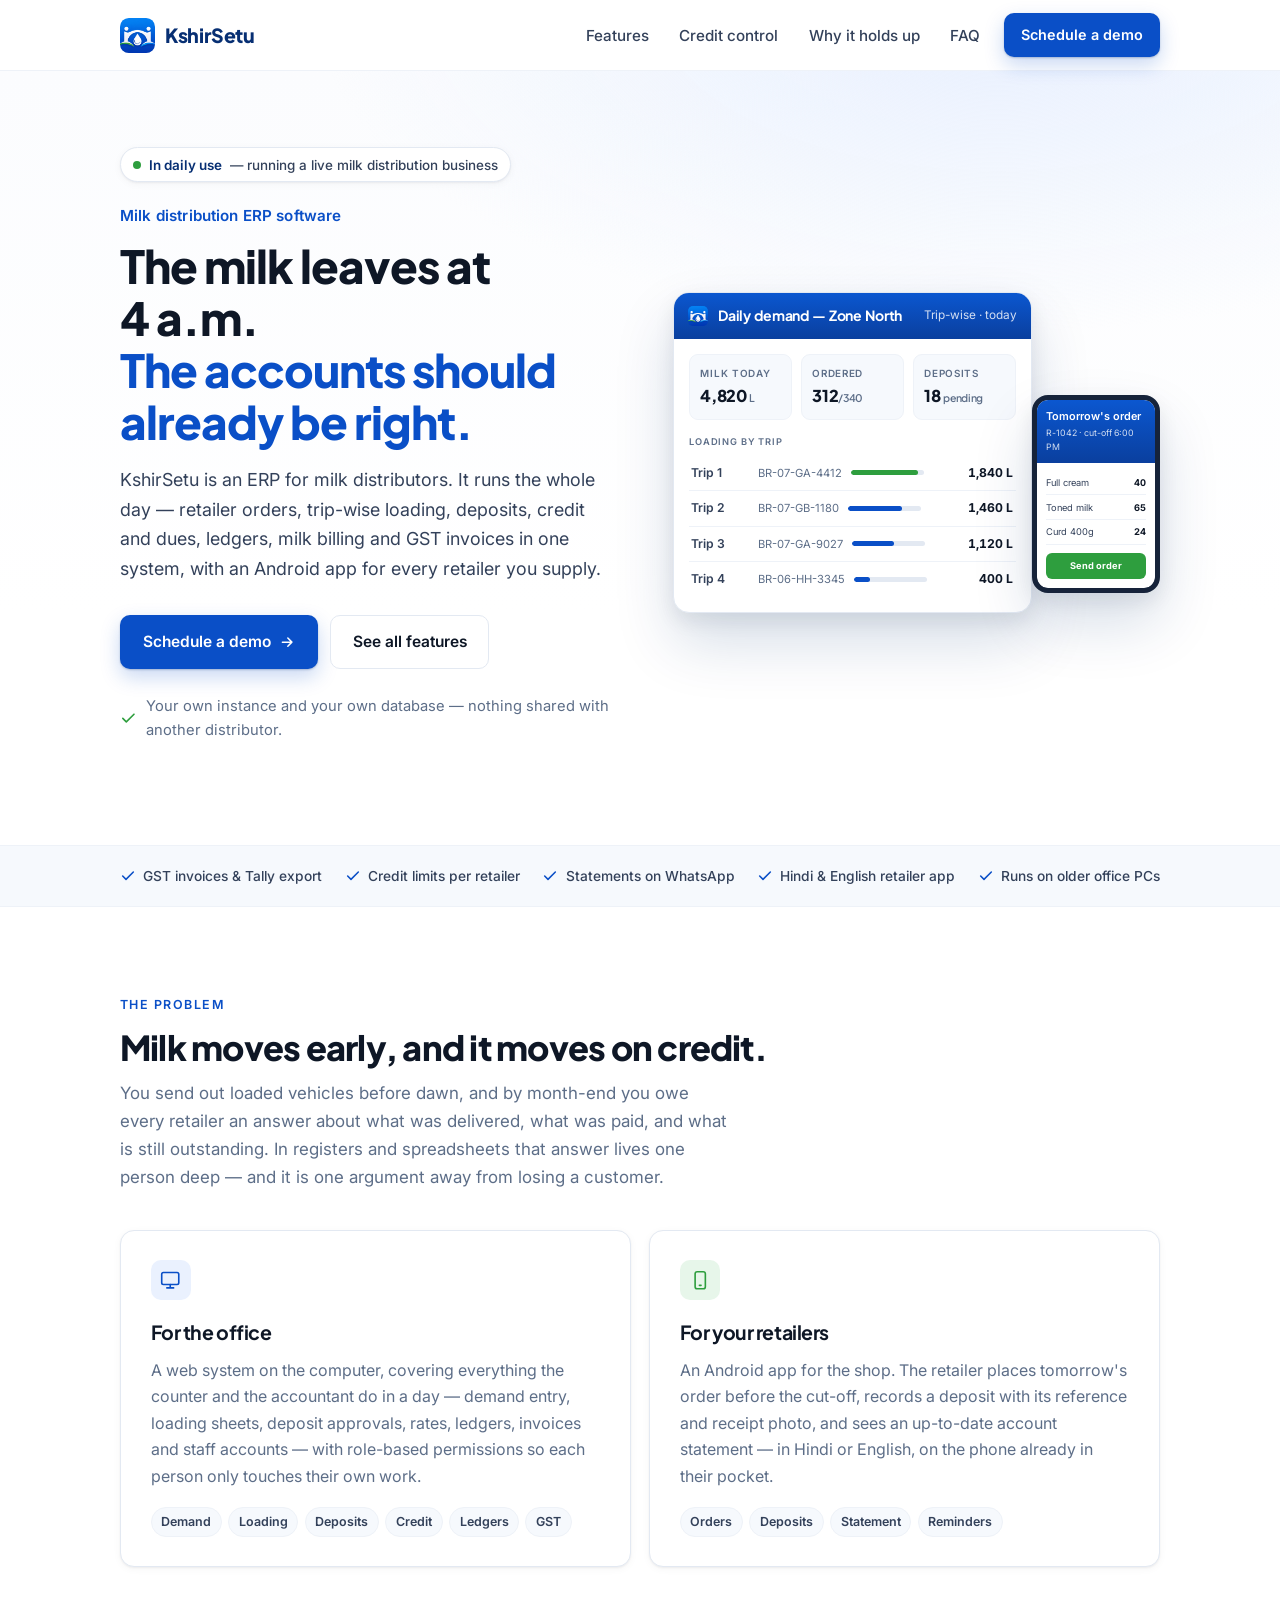
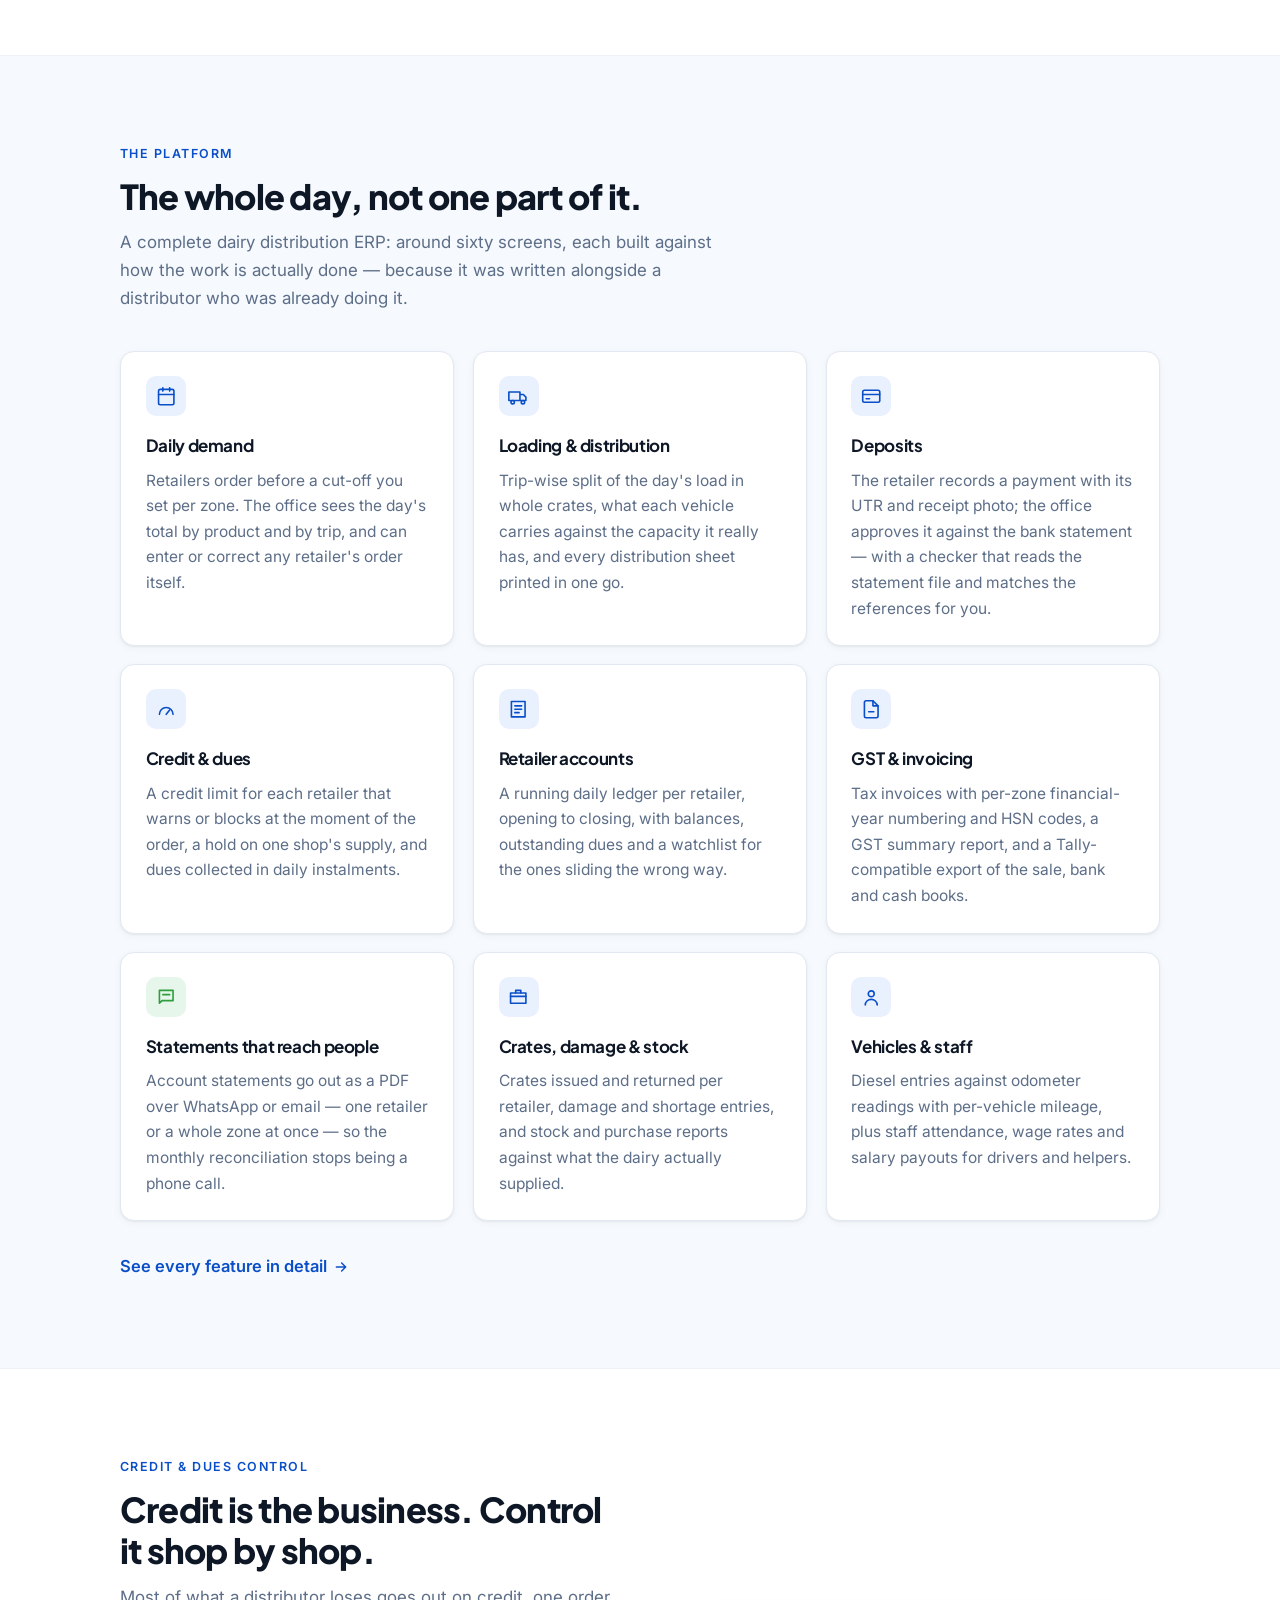
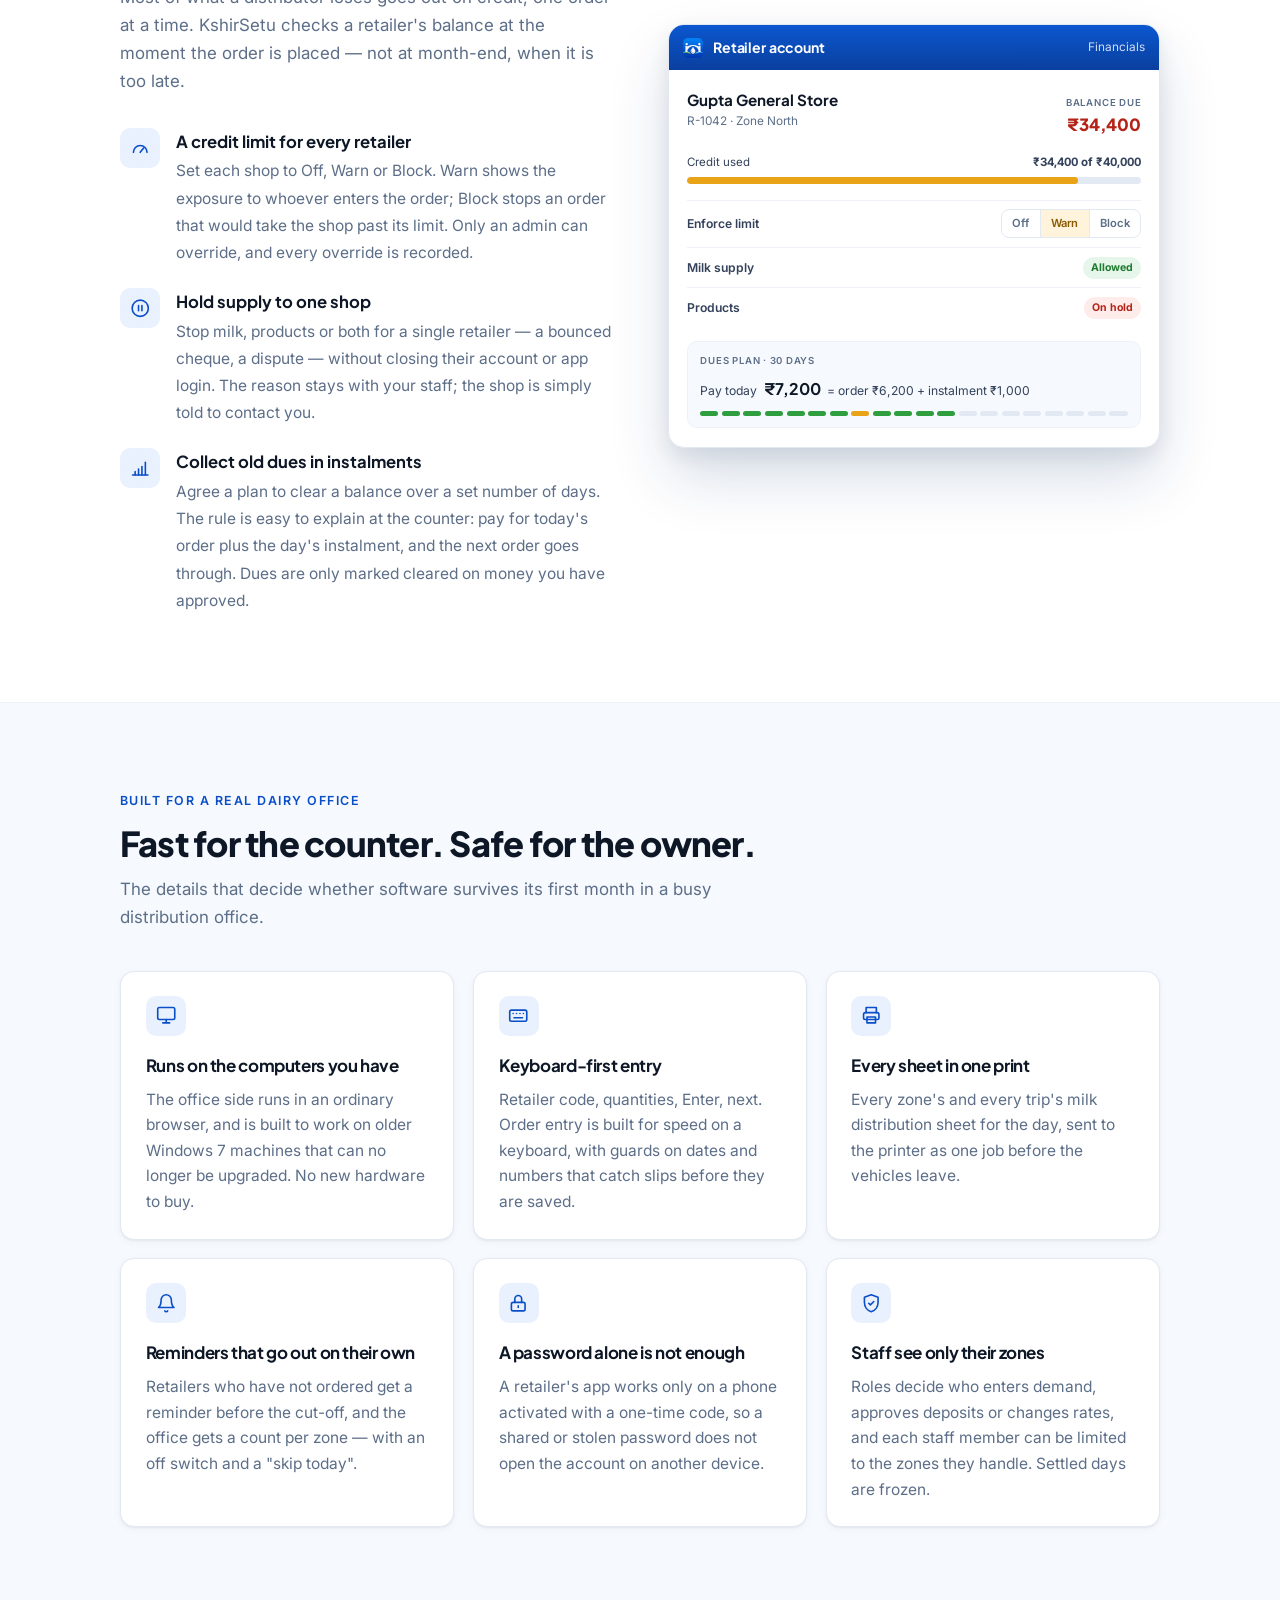
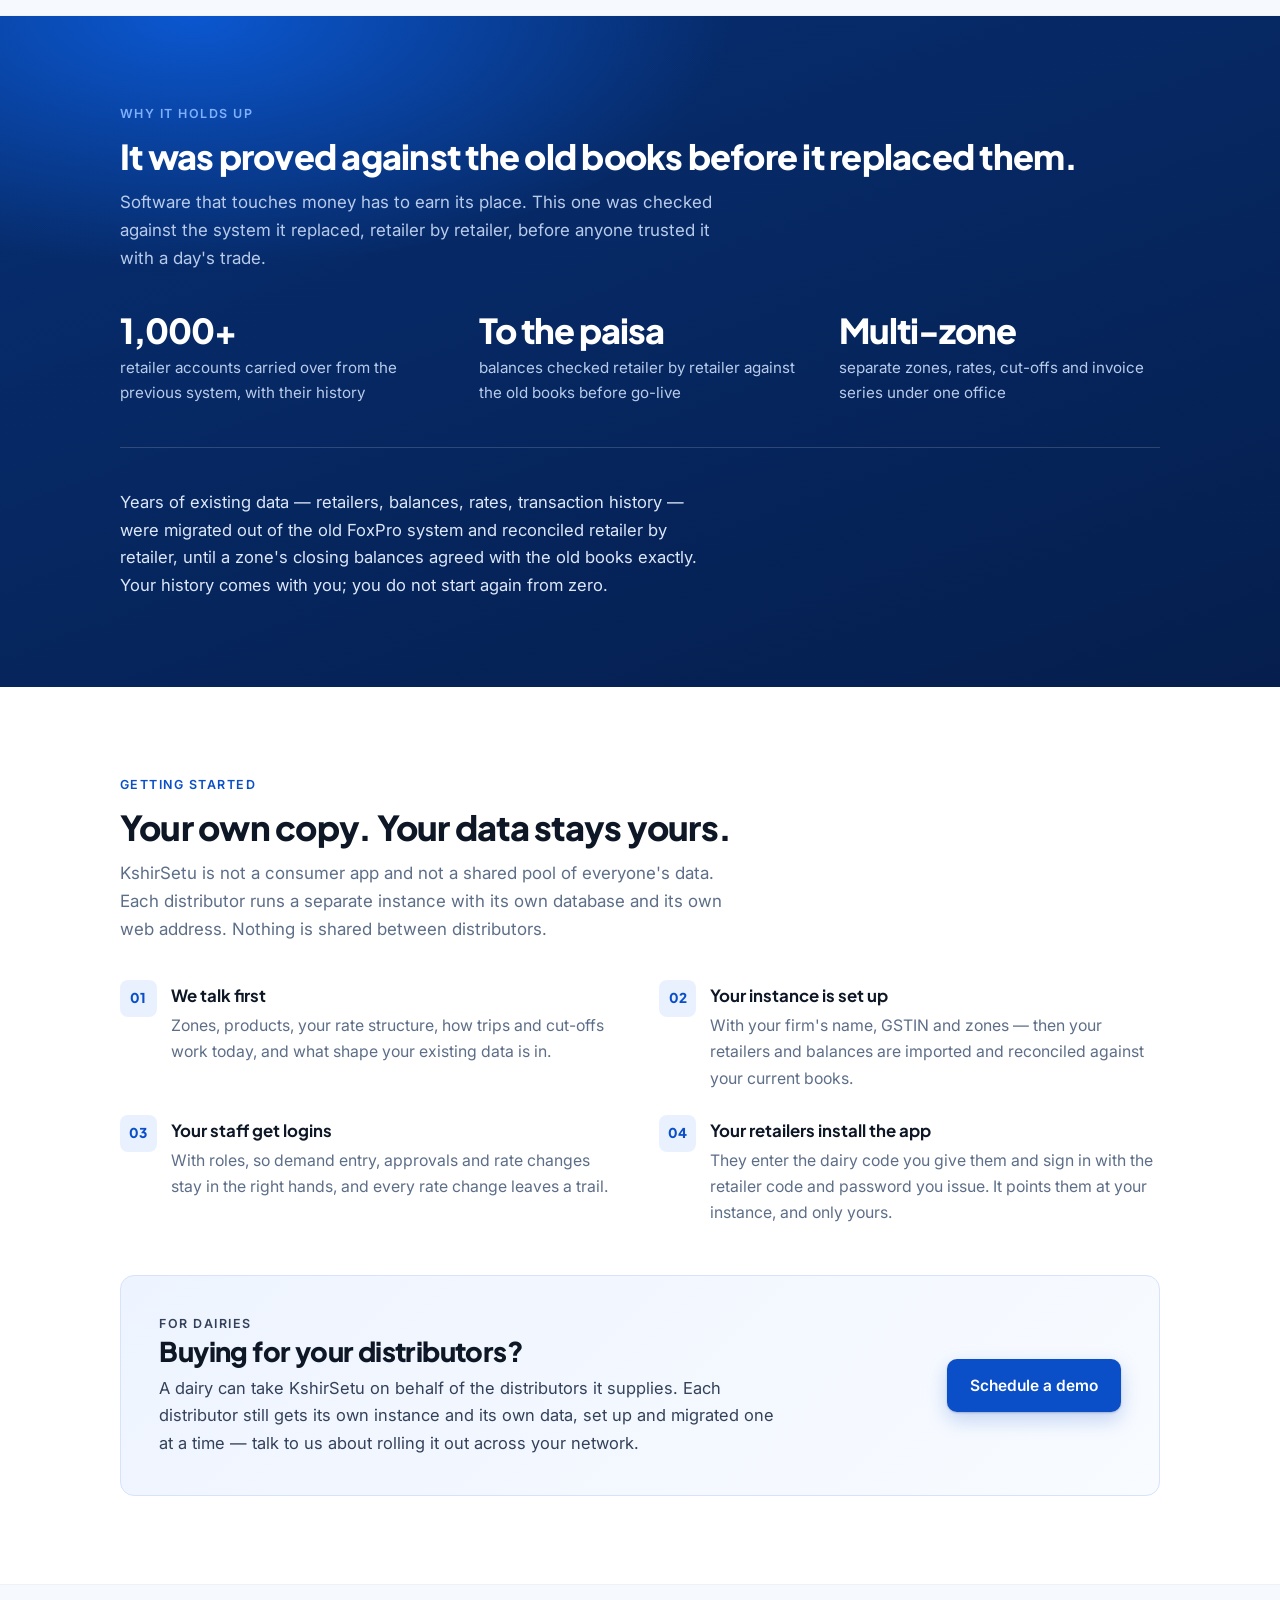
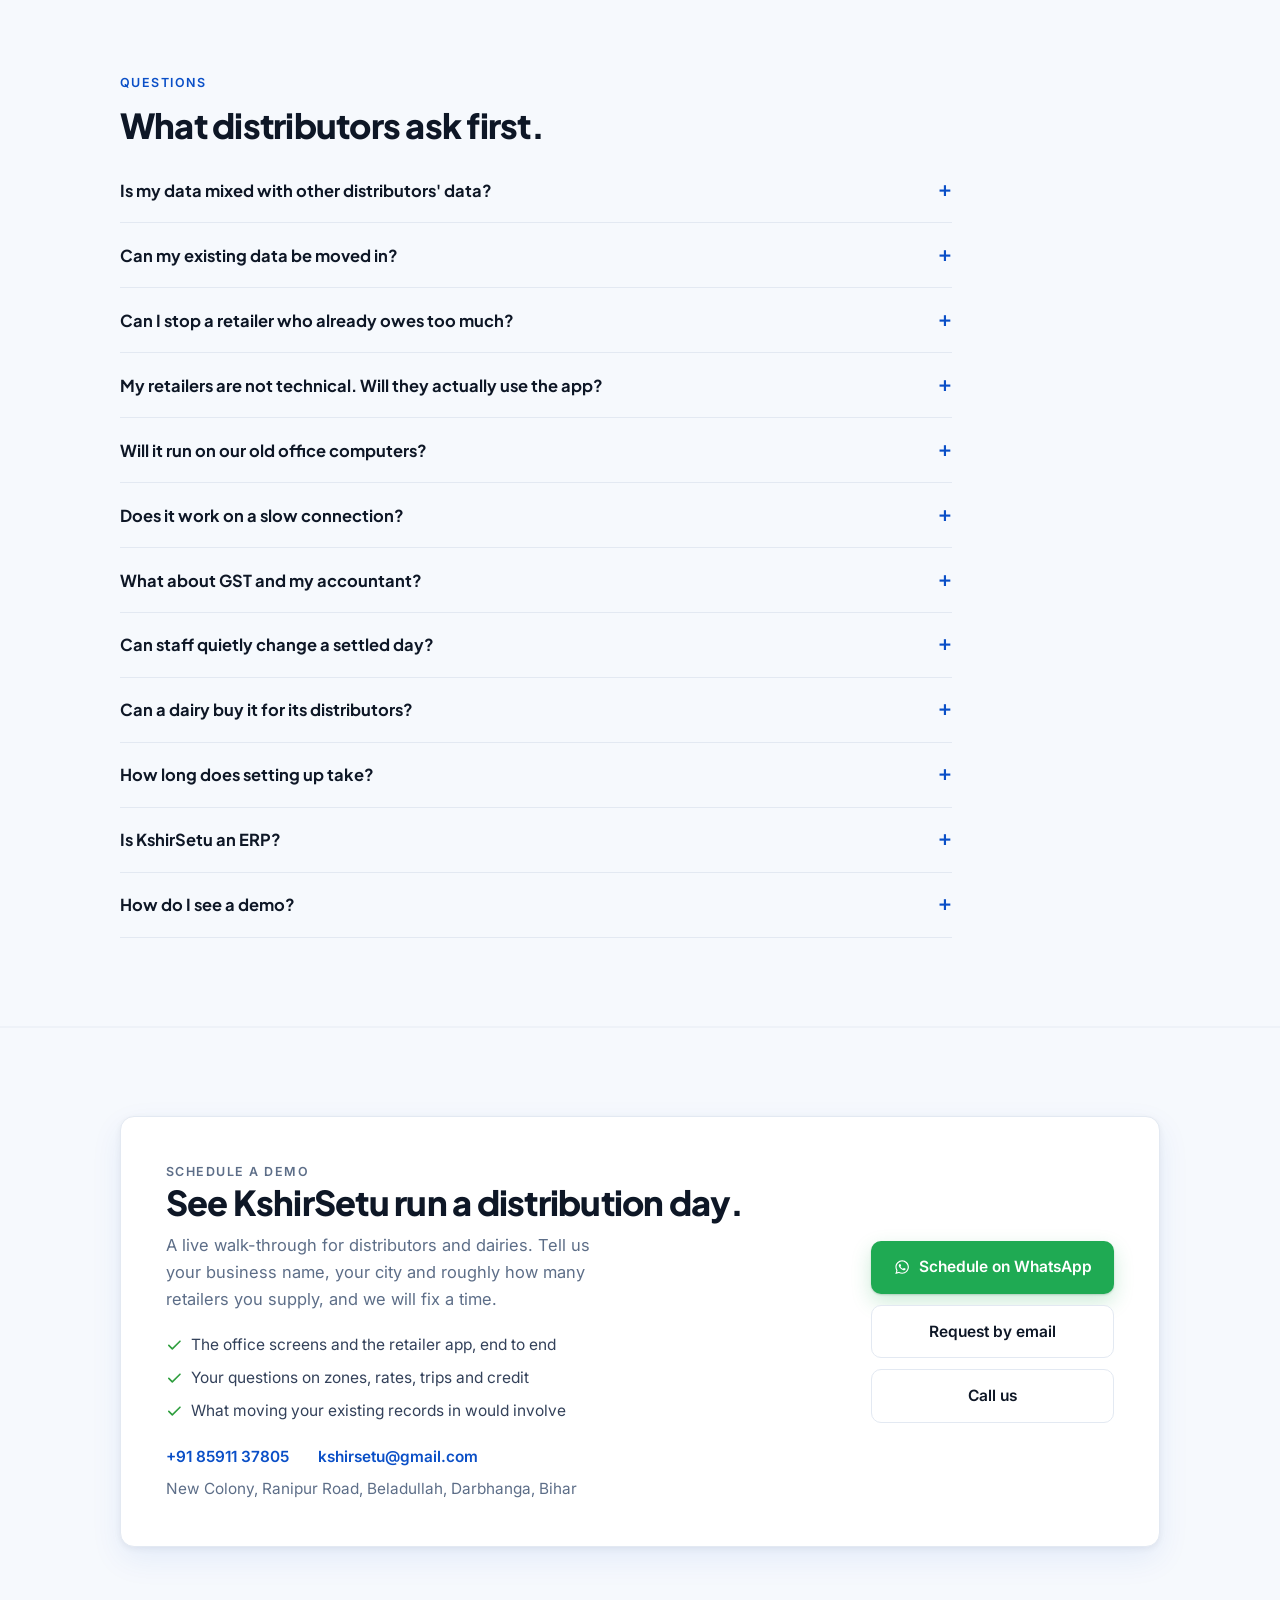
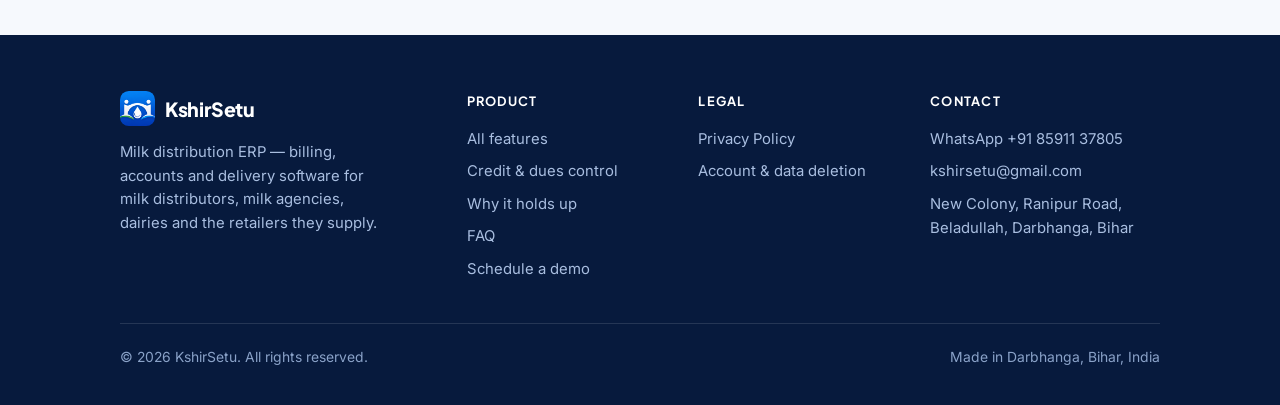
<file: index.html>
<!doctype html>
<html lang="en-IN">
<head>
<meta charset="utf-8">
<meta name="viewport" content="width=device-width, initial-scale=1">
<title>KshirSetu — Milk Distribution ERP for Distributors &amp; Dairies</title>
<meta name="description" content="KshirSetu is a milk distribution ERP for distributors, milk agencies and dairies in India: retailer orders, trip-wise loading, deposits, credit limits, retailer ledgers, milk billing and GST invoices, with an Android app for retailers.">
<meta name="keywords" content="milk distribution ERP, dairy ERP, dairy distribution ERP, milk ERP software, milk distributor software, milk agency software, dairy distributor management software, milk billing software, dairy billing software, dairy accounting software, retailer ledger software, milk delivery trip management, GST billing for milk distributors">
<link rel="canonical" href="https://www.kshirsetu.in/">
<meta name="robots" content="index, follow">
<meta property="og:site_name" content="KshirSetu">
<meta property="og:locale" content="en_IN">
<meta property="og:title" content="KshirSetu — Milk Distribution ERP Software">
<meta property="og:description" content="Orders, trip-wise loading, deposits, credit control, retailer ledgers and GST invoices — with an Android app for the retailers you supply.">
<meta property="og:type" content="website">
<meta property="og:url" content="https://www.kshirsetu.in/">
<meta property="og:image" content="https://www.kshirsetu.in/assets/og.png">
<meta property="og:image:width" content="1200">
<meta property="og:image:height" content="630">
<meta property="og:image:alt" content="KshirSetu — milk distribution ERP software">
<meta name="twitter:card" content="summary_large_image">
<meta name="theme-color" content="#0A4FC7">
<link rel="icon" href="./assets/favicon-32.png" sizes="32x32">
<link rel="icon" href="./assets/icon-192.png" sizes="192x192">
<link rel="apple-touch-icon" href="./assets/apple-touch-icon.png">
<link rel="preconnect" href="https://fonts.googleapis.com">
<link rel="preconnect" href="https://fonts.gstatic.com" crossorigin>
<script>document.documentElement.className+=" js";</script>
<link href="https://fonts.googleapis.com/css2?family=Plus+Jakarta+Sans:wght@600;700;800&family=Inter:wght@400;500;600&display=swap" rel="stylesheet">
<link rel="stylesheet" href="./assets/site.css?v=2">
<script type="application/ld+json">
{
  "@context": "https://schema.org",
  "@graph": [
    {
      "@type": "Organization",
      "@id": "https://www.kshirsetu.in/#org",
      "name": "KshirSetu",
      "url": "https://www.kshirsetu.in/",
      "logo": "https://www.kshirsetu.in/assets/logo.png",
      "email": "kshirsetu@gmail.com",
      "telephone": "+91-85911-37805",
      "address": {
        "@type": "PostalAddress",
        "streetAddress": "New Colony, Ranipur Road, Beladullah",
        "addressLocality": "Darbhanga",
        "addressRegion": "Bihar",
        "addressCountry": "IN"
      },
      "contactPoint": {
        "@type": "ContactPoint",
        "contactType": "sales",
        "telephone": "+91-85911-37805",
        "email": "kshirsetu@gmail.com",
        "areaServed": "IN",
        "availableLanguage": ["English", "Hindi"]
      }
    },
    {
      "@type": "WebSite",
      "@id": "https://www.kshirsetu.in/#website",
      "url": "https://www.kshirsetu.in/",
      "name": "KshirSetu",
      "publisher": { "@id": "https://www.kshirsetu.in/#org" },
      "inLanguage": "en-IN"
    },
    {
      "@type": "SoftwareApplication",
      "@id": "https://www.kshirsetu.in/#software",
      "name": "KshirSetu",
      "url": "https://www.kshirsetu.in/",
      "applicationCategory": "BusinessApplication",
      "applicationSubCategory": "Milk distribution ERP",
      "operatingSystem": "Web browser, Android",
      "keywords": "milk distribution ERP, dairy ERP, dairy distribution ERP, milk ERP software, milk distributor software, milk agency software, dairy distributor management software, milk billing software, dairy billing software, dairy accounting software, retailer ledger software, milk delivery trip management, GST billing for milk distributors",
      "description": "Milk distribution ERP for milk distributors, milk agencies and dairies: retailer orders, trip-wise loading, deposits, credit limits and dues collection, retailer ledgers, GST invoices and a retailer Android app.",
      "featureList": [
        "Retailer milk and product orders with per-zone cut-offs",
        "Trip-wise loading by whole crates with vehicle capacity warnings",
        "Deposits with UTR and receipt photo, checked against bank statements",
        "Per-retailer credit limits, supply holds and dues collection plans",
        "Daily retailer ledgers and statements on WhatsApp and email",
        "GST tax invoices and Tally-compatible export",
        "Android app for retailers in Hindi and English"
      ],
      "publisher": { "@id": "https://www.kshirsetu.in/#org" }
    },
    {
      "@type": "FAQPage",
      "@id": "https://www.kshirsetu.in/#faq",
      "mainEntity": [
        {
          "@type": "Question",
          "name": "Is my data mixed with other distributors' data?",
          "acceptedAnswer": {
            "@type": "Answer",
            "text": "No. Each distributor gets a separate instance — its own database, its own web address, its own logins. Your retailers, rates and balances are not visible to anyone else, and there is no shared pool to opt out of."
          }
        },
        {
          "@type": "Question",
          "name": "Can my existing data be moved in?",
          "acceptedAnswer": {
            "@type": "Answer",
            "text": "Yes, and it should be. Retailers, opening balances, rates and transaction history have already been migrated out of an old FoxPro system and reconciled against the old books before go-live. Registers and spreadsheets can be brought in the same way. The migration is checked with you before anything goes live."
          }
        },
        {
          "@type": "Question",
          "name": "Can I stop a retailer who already owes too much?",
          "acceptedAnswer": {
            "@type": "Answer",
            "text": "Yes. Each retailer can have a credit limit set to warn or to block, so an order that would push the shop past its limit is flagged or refused when it is entered. You can also put one shop's milk or product supply on hold, or agree a plan to collect old dues in daily instalments."
          }
        },
        {
          "@type": "Question",
          "name": "My retailers are not technical. Will they actually use the app?",
          "acceptedAnswer": {
            "@type": "Answer",
            "text": "The app does four things — place an order, record a deposit, see the account statement, read messages from you — in Hindi or English. And nothing depends on the retailer using it: the office can enter or correct any retailer's order, so a shop with no smartphone works exactly as before."
          }
        },
        {
          "@type": "Question",
          "name": "Will it run on our old office computers?",
          "acceptedAnswer": {
            "@type": "Answer",
            "text": "Yes. The office side runs in a web browser, and it is built to work on older Windows 7 computers whose browser can no longer be updated. There is nothing to install."
          }
        },
        {
          "@type": "Question",
          "name": "Does it work on a slow connection?",
          "acceptedAnswer": {
            "@type": "Answer",
            "text": "It needs an internet connection, but the screens are deliberately light and the app is built for ordinary mobile data at the shop. The office side runs in a normal browser on the computer you already have."
          }
        },
        {
          "@type": "Question",
          "name": "What about GST and my accountant?",
          "acceptedAnswer": {
            "@type": "Answer",
            "text": "The system issues tax invoices with per-zone financial-year numbering and HSN codes, and produces a GST summary. Sale, bank and cash books export in a Tally-compatible format, so your accountant carries on filing the way they do today."
          }
        },
        {
          "@type": "Question",
          "name": "Can staff quietly change a settled day?",
          "acceptedAnswer": {
            "@type": "Answer",
            "text": "No. A day can be closed and frozen, after which it cannot be edited; rate changes and approvals are recorded with who did them and when; and permissions are per role, so demand entry, deposit approval and rate changes can sit with different people."
          }
        },
        {
          "@type": "Question",
          "name": "Can a dairy buy it for its distributors?",
          "acceptedAnswer": {
            "@type": "Answer",
            "text": "Yes. A dairy can take KshirSetu on behalf of the distributors it supplies. Each distributor still runs its own instance with its own data, so one distributor never sees another's retailers or balances."
          }
        },
        {
          "@type": "Question",
          "name": "How long does setting up take?",
          "acceptedAnswer": {
            "@type": "Answer",
            "text": "A new instance can be running in about an hour. The real work is your data — importing retailers and balances and agreeing that they match your books — and that depends on the state of the records you are coming from."
          }
        },
        {
          "@type": "Question",
          "name": "Is KshirSetu an ERP?",
          "acceptedAnswer": {
            "@type": "Answer",
            "text": "Yes — an ERP built for milk and dairy distribution. Instead of separate milk billing software, a ledger register and a spreadsheet for trips, one system holds retailer orders, loading and vehicles, purchases, stock and crates, deposits, retailer accounts, GST invoices, fuel and staff salary. It is made for the distributor's side of the dairy business, not for milk collection from farmers."
          }
        },
        {
          "@type": "Question",
          "name": "How do I see a demo?",
          "acceptedAnswer": {
            "@type": "Answer",
            "text": "Message us on WhatsApp or email with your business name, your city and roughly how many retailers you supply, and we will fix a time to walk you through the office screens and the retailer app."
          }
        }
      ]
    }
  ]
}
</script>
</head>
<body>
<svg xmlns="http://www.w3.org/2000/svg" style="display:none" aria-hidden="true">
  <symbol id="i-check" viewBox="0 0 24 24" fill="none" stroke="currentColor" stroke-width="2.3" stroke-linecap="round" stroke-linejoin="round"><path d="M20 6 9 17l-5-5"/></symbol>
  <symbol id="i-arrow" viewBox="0 0 24 24" fill="none" stroke="currentColor" stroke-width="2.2" stroke-linecap="round" stroke-linejoin="round"><path d="M5 12h14M13 6l6 6-6 6"/></symbol>
  <symbol id="i-cal" viewBox="0 0 24 24" fill="none" stroke="currentColor" stroke-width="1.9" stroke-linecap="round" stroke-linejoin="round"><rect x="3" y="4" width="18" height="18" rx="2"/><path d="M16 2v4M8 2v4M3 10h18"/></symbol>
  <symbol id="i-truck" viewBox="0 0 24 24" fill="none" stroke="currentColor" stroke-width="1.9" stroke-linecap="round" stroke-linejoin="round"><path d="M1 7h13v10H1zM14 10h4l3 3v4h-7z"/><circle cx="5.5" cy="19" r="2"/><circle cx="17.5" cy="19" r="2"/></symbol>
  <symbol id="i-card" viewBox="0 0 24 24" fill="none" stroke="currentColor" stroke-width="1.9" stroke-linecap="round" stroke-linejoin="round"><rect x="2" y="5" width="20" height="14" rx="2"/><path d="M2 10h20M6 15h4"/></symbol>
  <symbol id="i-ledger" viewBox="0 0 24 24" fill="none" stroke="currentColor" stroke-width="1.9" stroke-linecap="round" stroke-linejoin="round"><path d="M4 3h16v18H4z"/><path d="M8 8h8M8 12h8M8 16h5"/></symbol>
  <symbol id="i-doc" viewBox="0 0 24 24" fill="none" stroke="currentColor" stroke-width="1.9" stroke-linecap="round" stroke-linejoin="round"><path d="M14 2H6a2 2 0 0 0-2 2v16a2 2 0 0 0 2 2h12a2 2 0 0 0 2-2V8z"/><path d="M14 2v6h6M9 15h6"/></symbol>
  <symbol id="i-chat" viewBox="0 0 24 24" fill="none" stroke="currentColor" stroke-width="1.9" stroke-linecap="round" stroke-linejoin="round"><path d="M4 4h16v12H7l-3 3z"/><path d="M8 9h8"/></symbol>
  <symbol id="i-box" viewBox="0 0 24 24" fill="none" stroke="currentColor" stroke-width="1.9" stroke-linecap="round" stroke-linejoin="round"><path d="M3 7h18v12H3z"/><path d="M3 11h18M9 7V4h6v3"/></symbol>
  <symbol id="i-user" viewBox="0 0 24 24" fill="none" stroke="currentColor" stroke-width="1.9" stroke-linecap="round" stroke-linejoin="round"><circle cx="12" cy="8" r="3.5"/><path d="M5 21c0-3.6 3.1-6.5 7-6.5s7 2.9 7 6.5"/></symbol>
  <symbol id="i-shield" viewBox="0 0 24 24" fill="none" stroke="currentColor" stroke-width="1.9" stroke-linecap="round" stroke-linejoin="round"><path d="M12 2 4 5v6c0 5 3.4 9.4 8 11 4.6-1.6 8-6 8-11V5z"/><path d="m9 12 2 2 4-4"/></symbol>
  <symbol id="i-monitor" viewBox="0 0 24 24" fill="none" stroke="currentColor" stroke-width="1.9" stroke-linecap="round" stroke-linejoin="round"><rect x="2" y="3" width="20" height="14" rx="2"/><path d="M8 21h8M12 17v4"/></symbol>
  <symbol id="i-phone" viewBox="0 0 24 24" fill="none" stroke="currentColor" stroke-width="1.9" stroke-linecap="round" stroke-linejoin="round"><rect x="6" y="2" width="12" height="20" rx="2.5"/><path d="M11 18h2"/></symbol>
  <symbol id="i-gauge" viewBox="0 0 24 24" fill="none" stroke="currentColor" stroke-width="1.9" stroke-linecap="round" stroke-linejoin="round"><path d="M4 18a8 8 0 1 1 16 0"/><path d="m12 18 4-5"/></symbol>
  <symbol id="i-pause" viewBox="0 0 24 24" fill="none" stroke="currentColor" stroke-width="1.9" stroke-linecap="round" stroke-linejoin="round"><circle cx="12" cy="12" r="9.5"/><path d="M10 9v6M14 9v6"/></symbol>
  <symbol id="i-steps" viewBox="0 0 24 24" fill="none" stroke="currentColor" stroke-width="1.9" stroke-linecap="round" stroke-linejoin="round"><path d="M3 20h18"/><path d="M6 20v-4M10 20v-7M14 20v-10M18 20V5"/></symbol>
  <symbol id="i-key" viewBox="0 0 24 24" fill="none" stroke="currentColor" stroke-width="1.9" stroke-linecap="round" stroke-linejoin="round"><rect x="4" y="11" width="16" height="10" rx="2"/><path d="M8 11V7a4 4 0 0 1 8 0v4M12 15v2"/></symbol>
  <symbol id="i-print" viewBox="0 0 24 24" fill="none" stroke="currentColor" stroke-width="1.9" stroke-linecap="round" stroke-linejoin="round"><path d="M6 9V3h12v6"/><rect x="3" y="9" width="18" height="8" rx="2"/><path d="M7 14h10v7H7z"/></symbol>
  <symbol id="i-keys" viewBox="0 0 24 24" fill="none" stroke="currentColor" stroke-width="1.9" stroke-linecap="round" stroke-linejoin="round"><rect x="2" y="6" width="20" height="13" rx="2"/><path d="M6 10h.01M10 10h.01M14 10h.01M18 10h.01M7 15h10"/></symbol>
  <symbol id="i-map" viewBox="0 0 24 24" fill="none" stroke="currentColor" stroke-width="1.9" stroke-linecap="round" stroke-linejoin="round"><path d="M9 4 3 6v14l6-2 6 2 6-2V4l-6 2z"/><path d="M9 4v14M15 6v14"/></symbol>
  <symbol id="i-bell" viewBox="0 0 24 24" fill="none" stroke="currentColor" stroke-width="1.9" stroke-linecap="round" stroke-linejoin="round"><path d="M6 8a6 6 0 0 1 12 0c0 7 3 9 3 9H3s3-2 3-9"/><path d="M10.3 21a1.9 1.9 0 0 0 3.4 0"/></symbol>
  <symbol id="i-chart" viewBox="0 0 24 24" fill="none" stroke="currentColor" stroke-width="1.9" stroke-linecap="round" stroke-linejoin="round"><path d="M3 3v18h18"/><path d="m7 15 4-4 3 3 5-6"/></symbol>
  <symbol id="i-db" viewBox="0 0 24 24" fill="none" stroke="currentColor" stroke-width="1.9" stroke-linecap="round" stroke-linejoin="round"><ellipse cx="12" cy="5" rx="8" ry="3"/><path d="M4 5v14c0 1.7 3.6 3 8 3s8-1.3 8-3V5M4 12c0 1.7 3.6 3 8 3s8-1.3 8-3"/></symbol>
  <symbol id="i-wa" viewBox="0 0 24 24" fill="currentColor"><path d="M12.04 2C6.58 2 2.13 6.45 2.13 11.91c0 1.75.46 3.45 1.32 4.95L2 22l5.25-1.38a9.9 9.9 0 0 0 4.79 1.22h.01c5.46 0 9.91-4.45 9.91-9.91 0-2.65-1.03-5.14-2.9-7.01A9.82 9.82 0 0 0 12.04 2Zm0 18.15c-1.48 0-2.93-.4-4.2-1.15l-.3-.18-3.12.82.83-3.04-.2-.31a8.22 8.22 0 0 1-1.26-4.38c0-4.54 3.7-8.24 8.25-8.24 2.2 0 4.27.86 5.83 2.42a8.19 8.19 0 0 1 2.41 5.83c0 4.54-3.7 8.23-8.24 8.23Zm4.52-6.16c-.25-.12-1.47-.72-1.69-.81-.23-.08-.39-.12-.56.13-.16.24-.64.8-.78.97-.14.16-.29.18-.54.06-.25-.13-1.05-.39-1.99-1.23-.74-.66-1.24-1.47-1.38-1.72-.15-.25-.02-.38.11-.5.11-.11.25-.29.37-.43.13-.15.17-.25.25-.41.09-.17.04-.31-.02-.44-.06-.12-.56-1.34-.76-1.84-.2-.48-.4-.42-.56-.43h-.47c-.17 0-.43.06-.66.31-.22.25-.86.85-.86 2.07 0 1.22.89 2.4 1.01 2.56.12.17 1.75 2.67 4.23 3.74.59.26 1.05.41 1.41.52.59.19 1.13.16 1.56.1.48-.07 1.47-.6 1.68-1.18.21-.58.21-1.07.14-1.18-.06-.11-.22-.17-.47-.29Z"/></symbol>
</svg>
<header class="site-head">
  <div class="wrap">
    <a class="logo" href="./">
      <img src="./assets/logo.png" alt="KshirSetu logo" width="256" height="256">
      <span class="name">KshirSetu</span>
    </a>
    <nav class="site-nav" aria-label="Main">
      <a href="./features.html">Features</a>
      <a href="#credit">Credit control</a>
      <a href="#proof">Why it holds up</a>
      <a href="#faq">FAQ</a>
    </nav>
    <a class="btn btn-primary btn-sm" href="#demo">Schedule a demo</a>
  </div>
</header>

<main>
<div class="hero" id="top">
  <div class="wrap hero-grid">
    <div>
      <span class="pill"><span class="dot"></span> <b>In daily use</b> — running a live milk distribution business</span>
      <h1><span class="kicker">Milk distribution ERP software</span>The milk leaves at 4&nbsp;a.m. <span class="hl">The accounts should already be right.</span></h1>
      <p class="lede">KshirSetu is an ERP for milk distributors. It runs the whole day —
      retailer orders, trip-wise loading, deposits, credit and dues, ledgers, milk billing
      and GST invoices in one system, with an Android app for every retailer you supply.</p>
      <div class="hero-cta">
        <a class="btn btn-primary" href="#demo">Schedule a demo <svg aria-hidden="true"><use href="#i-arrow"/></svg></a>
        <a class="btn btn-ghost" href="./features.html">See all features</a>
      </div>
      <p class="hero-note">
        <svg aria-hidden="true"><use href="#i-check"/></svg>
        Your own instance and your own database — nothing shared with another distributor.
      </p>
    </div>

    <div class="mock" aria-hidden="true">
      <div class="app">
        <div class="app-bar">
          <img class="lg" src="./assets/logo.png" alt="" width="256" height="256">
          <span class="t">Daily demand — Zone North</span>
          <span class="d">Trip-wise · today</span>
        </div>
        <div class="app-body">
          <div class="tiles">
            <div class="tile"><div class="k">Milk today</div><div class="v">4,820 <span>L</span></div></div>
            <div class="tile"><div class="k">Ordered</div><div class="v">312<span>/340</span></div></div>
            <div class="tile"><div class="k">Deposits</div><div class="v">18 <span>pending</span></div></div>
          </div>
          <p class="caption">Loading by trip</p>
          <div class="rowline"><span class="nm">Trip 1</span><span class="veh">BR-07-GA-4412</span><span class="bar full"><i style="width:92%"></i></span><span class="qty">1,840 L</span></div>
          <div class="rowline"><span class="nm">Trip 2</span><span class="veh">BR-07-GB-1180</span><span class="bar"><i style="width:74%"></i></span><span class="qty">1,460 L</span></div>
          <div class="rowline"><span class="nm">Trip 3</span><span class="veh">BR-07-GA-9027</span><span class="bar"><i style="width:58%"></i></span><span class="qty">1,120 L</span></div>
          <div class="rowline"><span class="nm">Trip 4</span><span class="veh">BR-06-HH-3345</span><span class="bar"><i style="width:22%"></i></span><span class="qty">400 L</span></div>
        </div>
      </div>
      <div class="phone">
        <div class="scr">
          <div class="ph-top"><div class="h">Tomorrow's order</div><div class="s">R-1042 · cut-off 6:00 PM</div></div>
          <div class="ph-b">
            <div class="pr"><span class="n">Full cream</span><span class="q">40</span></div>
            <div class="pr"><span class="n">Toned milk</span><span class="q">65</span></div>
            <div class="pr"><span class="n">Curd 400g</span><span class="q">24</span></div>
            <div class="save">Send order</div>
          </div>
        </div>
      </div>
    </div>
  </div>
</div>

<div class="strip">
  <div class="wrap">
    <ul>
      <li><svg aria-hidden="true"><use href="#i-check"/></svg> GST invoices &amp; Tally export</li>
      <li><svg aria-hidden="true"><use href="#i-check"/></svg> Credit limits per retailer</li>
      <li><svg aria-hidden="true"><use href="#i-check"/></svg> Statements on WhatsApp</li>
      <li><svg aria-hidden="true"><use href="#i-check"/></svg> Hindi &amp; English retailer app</li>
      <li><svg aria-hidden="true"><use href="#i-check"/></svg> Runs on older office PCs</li>
    </ul>
  </div>
</div>

<section>
  <div class="wrap">
    <div class="sec-head rise">
      <p class="eyebrow">The problem</p>
      <h2>Milk moves early, and it moves on credit.</h2>
      <p class="sub">You send out loaded vehicles before dawn, and by month-end you owe
      every retailer an answer about what was delivered, what was paid, and what is
      still outstanding. In registers and spreadsheets that answer lives one person
      deep — and it is one argument away from losing a customer.</p>
    </div>
    <div class="two rise">
      <div class="card big">
        <div class="ico"><svg aria-hidden="true"><use href="#i-monitor"/></svg></div>
        <h3>For the office</h3>
        <p>A web system on the computer, covering everything the counter and the
        accountant do in a day — demand entry, loading sheets, deposit approvals,
        rates, ledgers, invoices and staff accounts — with role-based permissions so
        each person only touches their own work.</p>
        <div class="tagrow"><span class="tag">Demand</span><span class="tag">Loading</span><span class="tag">Deposits</span><span class="tag">Credit</span><span class="tag">Ledgers</span><span class="tag">GST</span></div>
      </div>
      <div class="card big">
        <div class="ico g"><svg aria-hidden="true"><use href="#i-phone"/></svg></div>
        <h3>For your retailers</h3>
        <p>An Android app for the shop. The retailer places tomorrow's order before the
        cut-off, records a deposit with its reference and receipt photo, and sees an
        up-to-date account statement — in Hindi or English, on the phone already in
        their pocket.</p>
        <div class="tagrow"><span class="tag">Orders</span><span class="tag">Deposits</span><span class="tag">Statement</span><span class="tag">Reminders</span></div>
      </div>
    </div>
  </div>
</section>

<section id="platform" class="sec-alt">
  <div class="wrap">
    <div class="sec-head rise">
      <p class="eyebrow">The platform</p>
      <h2>The whole day, not one part of it.</h2>
      <p class="sub">A complete dairy distribution ERP: around sixty screens, each built
      against how the work is actually done — because it was written alongside a
      distributor who was already doing it.</p>
    </div>
    <div class="grid3 rise">
      <div class="card">
        <div class="ico"><svg aria-hidden="true"><use href="#i-cal"/></svg></div>
        <h3>Daily demand</h3>
        <p>Retailers order before a cut-off you set per zone. The office sees the day's
        total by product and by trip, and can enter or correct any retailer's order
        itself.</p>
      </div>
      <div class="card">
        <div class="ico"><svg aria-hidden="true"><use href="#i-truck"/></svg></div>
        <h3>Loading &amp; distribution</h3>
        <p>Trip-wise split of the day's load in whole crates, what each vehicle carries
        against the capacity it really has, and every distribution sheet printed in
        one go.</p>
      </div>
      <div class="card">
        <div class="ico"><svg aria-hidden="true"><use href="#i-card"/></svg></div>
        <h3>Deposits</h3>
        <p>The retailer records a payment with its UTR and receipt photo; the office
        approves it against the bank statement — with a checker that reads the
        statement file and matches the references for you.</p>
      </div>
      <div class="card">
        <div class="ico"><svg aria-hidden="true"><use href="#i-gauge"/></svg></div>
        <h3>Credit &amp; dues</h3>
        <p>A credit limit for each retailer that warns or blocks at the moment of the
        order, a hold on one shop's supply, and dues collected in daily instalments.</p>
      </div>
      <div class="card">
        <div class="ico"><svg aria-hidden="true"><use href="#i-ledger"/></svg></div>
        <h3>Retailer accounts</h3>
        <p>A running daily ledger per retailer, opening to closing, with balances,
        outstanding dues and a watchlist for the ones sliding the wrong way.</p>
      </div>
      <div class="card">
        <div class="ico"><svg aria-hidden="true"><use href="#i-doc"/></svg></div>
        <h3>GST &amp; invoicing</h3>
        <p>Tax invoices with per-zone financial-year numbering and HSN codes, a GST
        summary report, and a Tally-compatible export of the sale, bank and cash
        books.</p>
      </div>
      <div class="card">
        <div class="ico g"><svg aria-hidden="true"><use href="#i-chat"/></svg></div>
        <h3>Statements that reach people</h3>
        <p>Account statements go out as a PDF over WhatsApp or email — one retailer or
        a whole zone at once — so the monthly reconciliation stops being a phone
        call.</p>
      </div>
      <div class="card">
        <div class="ico"><svg aria-hidden="true"><use href="#i-box"/></svg></div>
        <h3>Crates, damage &amp; stock</h3>
        <p>Crates issued and returned per retailer, damage and shortage entries, and
        stock and purchase reports against what the dairy actually supplied.</p>
      </div>
      <div class="card">
        <div class="ico"><svg aria-hidden="true"><use href="#i-user"/></svg></div>
        <h3>Vehicles &amp; staff</h3>
        <p>Diesel entries against odometer readings with per-vehicle mileage, plus
        staff attendance, wage rates and salary payouts for drivers and helpers.</p>
      </div>
    </div>
    <a class="more-link rise" href="./features.html">See every feature in detail <svg width="16" height="16" aria-hidden="true"><use href="#i-arrow"/></svg></a>
  </div>
</section>

<section id="credit">
  <div class="wrap split">
    <div class="rise">
      <p class="eyebrow">Credit &amp; dues control</p>
      <h2>Credit is the business. Control it shop by shop.</h2>
      <p class="sub" style="margin-bottom:2rem">Most of what a distributor loses goes out
      on credit, one order at a time. KshirSetu checks a retailer's balance at the moment
      the order is placed — not at month-end, when it is too late.</p>
      <ul class="points">
        <li>
          <div class="ico"><svg aria-hidden="true"><use href="#i-gauge"/></svg></div>
          <div><b>A credit limit for every retailer</b>
          <span>Set each shop to Off, Warn or Block. Warn shows the exposure to whoever
          enters the order; Block stops an order that would take the shop past its
          limit. Only an admin can override, and every override is recorded.</span></div>
        </li>
        <li>
          <div class="ico"><svg aria-hidden="true"><use href="#i-pause"/></svg></div>
          <div><b>Hold supply to one shop</b>
          <span>Stop milk, products or both for a single retailer — a bounced cheque, a
          dispute — without closing their account or app login. The reason stays with
          your staff; the shop is simply told to contact you.</span></div>
        </li>
        <li>
          <div class="ico"><svg aria-hidden="true"><use href="#i-steps"/></svg></div>
          <div><b>Collect old dues in instalments</b>
          <span>Agree a plan to clear a balance over a set number of days. The rule is
          easy to explain at the counter: pay for today's order plus the day's
          instalment, and the next order goes through. Dues are only marked cleared on
          money you have approved.</span></div>
        </li>
      </ul>
    </div>

    <div class="rise" aria-hidden="true">
      <div class="app">
        <div class="app-bar">
          <img class="lg" src="./assets/logo.png" alt="" width="256" height="256">
          <span class="t">Retailer account</span>
          <span class="d">Financials</span>
        </div>
        <div class="acct">
          <div class="acct-head">
            <div><div class="who">Gupta General Store</div><div class="code">R-1042 · Zone North</div></div>
            <div class="bal"><div class="k">Balance due</div><div class="v">₹34,400</div></div>
          </div>
          <div class="meter">
            <div class="top"><span>Credit used</span><b>₹34,400 of ₹40,000</b></div>
            <div class="track"><i></i></div>
          </div>
          <div class="acct-row"><span class="lbl">Enforce limit</span><span class="r"><span class="seg"><span>Off</span><span class="on">Warn</span><span>Block</span></span></span></div>
          <div class="acct-row"><span class="lbl">Milk supply</span><span class="r"><span class="chip ok">Allowed</span></span></div>
          <div class="acct-row"><span class="lbl">Products</span><span class="r"><span class="chip hold">On hold</span></span></div>
          <div class="plan">
            <div class="t">Dues plan · 30 days</div>
            <div class="sum"><span>Pay today</span><b>₹7,200</b><span>= order ₹6,200 + instalment ₹1,000</span></div>
            <div class="dots"><i class="p"></i><i class="p"></i><i class="p"></i><i class="p"></i><i class="p"></i><i class="p"></i><i class="p"></i><i class="m"></i><i class="p"></i><i class="p"></i><i class="p"></i><i class="p"></i><i></i><i></i><i></i><i></i><i></i><i></i><i></i><i></i></div>
          </div>
        </div>
      </div>
    </div>
  </div>
</section>

<section id="office" class="sec-alt">
  <div class="wrap">
    <div class="sec-head rise">
      <p class="eyebrow">Built for a real dairy office</p>
      <h2>Fast for the counter. Safe for the owner.</h2>
      <p class="sub">The details that decide whether software survives its first month
      in a busy distribution office.</p>
    </div>
    <div class="grid3 rise">
      <div class="card">
        <div class="ico"><svg aria-hidden="true"><use href="#i-monitor"/></svg></div>
        <h3>Runs on the computers you have</h3>
        <p>The office side runs in an ordinary browser, and is built to work on older
        Windows 7 machines that can no longer be upgraded. No new hardware to buy.</p>
      </div>
      <div class="card">
        <div class="ico"><svg aria-hidden="true"><use href="#i-keys"/></svg></div>
        <h3>Keyboard-first entry</h3>
        <p>Retailer code, quantities, Enter, next. Order entry is built for speed on a
        keyboard, with guards on dates and numbers that catch slips before they are
        saved.</p>
      </div>
      <div class="card">
        <div class="ico"><svg aria-hidden="true"><use href="#i-print"/></svg></div>
        <h3>Every sheet in one print</h3>
        <p>Every zone's and every trip's milk distribution sheet for the day, sent to
        the printer as one job before the vehicles leave.</p>
      </div>
      <div class="card">
        <div class="ico"><svg aria-hidden="true"><use href="#i-bell"/></svg></div>
        <h3>Reminders that go out on their own</h3>
        <p>Retailers who have not ordered get a reminder before the cut-off, and the
        office gets a count per zone — with an off switch and a "skip today".</p>
      </div>
      <div class="card">
        <div class="ico"><svg aria-hidden="true"><use href="#i-key"/></svg></div>
        <h3>A password alone is not enough</h3>
        <p>A retailer's app works only on a phone activated with a one-time code, so a
        shared or stolen password does not open the account on another device.</p>
      </div>
      <div class="card">
        <div class="ico"><svg aria-hidden="true"><use href="#i-shield"/></svg></div>
        <h3>Staff see only their zones</h3>
        <p>Roles decide who enters demand, approves deposits or changes rates, and each
        staff member can be limited to the zones they handle. Settled days are frozen.</p>
      </div>
    </div>
  </div>
</section>

<section class="band" id="proof">
  <div class="wrap">
    <div class="sec-head rise">
      <p class="eyebrow">Why it holds up</p>
      <h2>It was proved against the old books before it replaced them.</h2>
      <p class="sub">Software that touches money has to earn its place. This one was
      checked against the system it replaced, retailer by retailer, before anyone
      trusted it with a day's trade.</p>
    </div>
    <div class="stats rise">
      <div class="stat">
        <div class="n">1,000+</div>
        <div class="l">retailer accounts carried over from the previous system, with their history</div>
      </div>
      <div class="stat">
        <div class="n">To the paisa</div>
        <div class="l">balances checked retailer by retailer against the old books before go-live</div>
      </div>
      <div class="stat">
        <div class="n">Multi-zone</div>
        <div class="l">separate zones, rates, cut-offs and invoice series under one office</div>
      </div>
    </div>
    <div class="rule"></div>
    <p class="quote rise">Years of existing data — retailers, balances, rates, transaction
    history — were migrated out of the old FoxPro system and reconciled retailer by
    retailer, until a zone's closing balances agreed with the old books exactly. Your
    history comes with you; you do not start again from zero.</p>
  </div>
</section>

<section id="onboarding">
  <div class="wrap">
    <div class="sec-head rise">
      <p class="eyebrow">Getting started</p>
      <h2>Your own copy. Your data stays yours.</h2>
      <p class="sub">KshirSetu is not a consumer app and not a shared pool of everyone's
      data. Each distributor runs a separate instance with its own database and its own
      web address. Nothing is shared between distributors.</p>
    </div>
    <ol class="steps rise">
      <li><b>We talk first</b> Zones, products, your rate structure, how trips and
      cut-offs work today, and what shape your existing data is in.</li>
      <li><b>Your instance is set up</b> With your firm's name, GSTIN and zones — then
      your retailers and balances are imported and reconciled against your current
      books.</li>
      <li><b>Your staff get logins</b> With roles, so demand entry, approvals and rate
      changes stay in the right hands, and every rate change leaves a trail.</li>
      <li><b>Your retailers install the app</b> They enter the dairy code you give them
      and sign in with the retailer code and password you issue. It points them at
      your instance, and only yours.</li>
    </ol>
    <div class="callout rise" style="margin-top:3rem">
      <div>
        <p class="eyebrow">For dairies</p>
        <h2>Buying for your distributors?</h2>
        <p>A dairy can take KshirSetu on behalf of the distributors it supplies. Each
        distributor still gets its own instance and its own data, set up and migrated
        one at a time — talk to us about rolling it out across your network.</p>
      </div>
      <a class="btn btn-primary" href="#demo">Schedule a demo</a>
    </div>
  </div>
</section>

<section id="faq" class="sec-alt">
  <div class="wrap">
    <div class="sec-head rise">
      <p class="eyebrow">Questions</p>
      <h2>What distributors ask first.</h2>
    </div>
    <div class="faq rise">
      <details>
        <summary>Is my data mixed with other distributors' data?</summary>
        <p>No. Each distributor gets a separate instance — its own database, its own
        web address, its own logins. Your retailers, rates and balances are not visible
        to anyone else, and there is no shared pool to opt out of.</p>
      </details>
      <details>
        <summary>Can my existing data be moved in?</summary>
        <p>Yes, and it should be. Retailers, opening balances, rates and transaction
        history have already been migrated out of an old FoxPro system and reconciled
        against the old books before go-live. Registers and spreadsheets can be brought
        in the same way. The migration is checked with you before anything goes live.</p>
      </details>
      <details>
        <summary>Can I stop a retailer who already owes too much?</summary>
        <p>Yes. Each retailer can have a credit limit set to warn or to block, so an
        order that would push the shop past its limit is flagged or refused when it is
        entered. You can also put one shop's milk or product supply on hold, or agree a
        plan to collect old dues in daily instalments.</p>
      </details>
      <details>
        <summary>My retailers are not technical. Will they actually use the app?</summary>
        <p>The app does four things — place an order, record a deposit, see the account
        statement, read messages from you — in Hindi or English. And nothing depends on
        the retailer using it: the office can enter or correct any retailer's order, so
        a shop with no smartphone works exactly as before.</p>
      </details>
      <details>
        <summary>Will it run on our old office computers?</summary>
        <p>Yes. The office side runs in a web browser, and it is built to work on older
        Windows 7 computers whose browser can no longer be updated. There is nothing to
        install.</p>
      </details>
      <details>
        <summary>Does it work on a slow connection?</summary>
        <p>It needs an internet connection, but the screens are deliberately light and
        the app is built for ordinary mobile data at the shop. The office side runs in
        a normal browser on the computer you already have.</p>
      </details>
      <details>
        <summary>What about GST and my accountant?</summary>
        <p>The system issues tax invoices with per-zone financial-year numbering and
        HSN codes, and produces a GST summary. Sale, bank and cash books export in a
        Tally-compatible format, so your accountant carries on filing the way they do
        today.</p>
      </details>
      <details>
        <summary>Can staff quietly change a settled day?</summary>
        <p>No. A day can be closed and frozen, after which it cannot be edited; rate
        changes and approvals are recorded with who did them and when; and permissions
        are per role, so demand entry, deposit approval and rate changes can sit with
        different people.</p>
      </details>
      <details>
        <summary>Can a dairy buy it for its distributors?</summary>
        <p>Yes. A dairy can take KshirSetu on behalf of the distributors it supplies.
        Each distributor still runs its own instance with its own data, so one
        distributor never sees another's retailers or balances.</p>
      </details>
      <details>
        <summary>How long does setting up take?</summary>
        <p>A new instance can be running in about an hour. The real work is your data —
        importing retailers and balances and agreeing that they match your books — and
        that depends on the state of the records you are coming from.</p>
      </details>
      <details>
        <summary>Is KshirSetu an ERP?</summary>
        <p>Yes — an ERP built for milk and dairy distribution. Instead of separate milk
        billing software, a ledger register and a spreadsheet for trips, one system holds
        retailer orders, loading and vehicles, purchases, stock and crates, deposits,
        retailer accounts, GST invoices, fuel and staff salary. It is made for the
        distributor's side of the dairy business, not for milk collection from farmers.</p>
      </details>
      <details>
        <summary>How do I see a demo?</summary>
        <p>Message us on WhatsApp or email with your business name, your city and
        roughly how many retailers you supply, and we will fix a time to walk you
        through the office screens and the retailer app.</p>
      </details>
    </div>
  </div>
</section>

<section class="cta-band" id="demo">
  <div class="wrap"><div class="cta-panel cta-box">
    <div class="rise">
      <p class="eyebrow">Schedule a demo</p>
      <h2>See KshirSetu run a distribution day.</h2>
      <p>A live walk-through for distributors and dairies. Tell us your business name,
      your city and roughly how many retailers you supply, and we will fix a time.</p>
      <ul class="demo-list">
        <li><svg aria-hidden="true"><use href="#i-check"/></svg> The office screens and the retailer app, end to end</li>
        <li><svg aria-hidden="true"><use href="#i-check"/></svg> Your questions on zones, rates, trips and credit</li>
        <li><svg aria-hidden="true"><use href="#i-check"/></svg> What moving your existing records in would involve</li>
      </ul>
      <div class="contact-lines">
        <a href="tel:+918591137805">+91 85911 37805</a>
        <a href="mailto:kshirsetu@gmail.com">kshirsetu@gmail.com</a>
        <span>New Colony, Ranipur Road, Beladullah, Darbhanga, Bihar</span>
      </div>
    </div>
    <div class="cta-actions rise">
      <a class="btn btn-wa" href="https://wa.me/918591137805?text=Hello%2C%20I%20would%20like%20to%20schedule%20a%20demo%20of%20KshirSetu.%0ABusiness%20name%3A%20%0ACity%3A%20%0ARetailers%20we%20supply%20%28approx.%29%3A%20">
        <svg aria-hidden="true"><use href="#i-wa"/></svg>
        Schedule on WhatsApp
      </a>
      <a class="btn btn-ghost" href="mailto:kshirsetu@gmail.com?subject=Demo%20request%20-%20KshirSetu&amp;body=Hello%2C%0A%0AI%20would%20like%20to%20schedule%20a%20demo%20of%20KshirSetu.%0A%0ABusiness%20name%3A%0ACity%3A%0ARetailers%20we%20supply%20%28approx.%29%3A%0APhone%3A%0A">Request by email</a>
      <a class="btn btn-ghost" href="tel:+918591137805">Call us</a>
    </div>
  </div></div>
</section>
</main>

<footer class="site-foot">
  <div class="wrap">
    <div class="foot-grid">
      <div class="foot-brand">
        <div class="logo">
          <img src="./assets/logo.png" alt="" width="256" height="256">
          <span class="name">KshirSetu</span>
        </div>
        <p>Milk distribution ERP — billing, accounts and delivery software for milk distributors, milk agencies, dairies and the retailers they supply.</p>
      </div>
      <div>
        <h4>Product</h4>
        <ul>
          <li><a href="./features.html">All features</a></li>
          <li><a href="./#credit">Credit &amp; dues control</a></li>
          <li><a href="./#proof">Why it holds up</a></li>
          <li><a href="./#faq">FAQ</a></li>
          <li><a href="#demo">Schedule a demo</a></li>
        </ul>
      </div>
      <div>
        <h4>Legal</h4>
        <ul>
          <li><a href="./privacy.html">Privacy Policy</a></li>
          <li><a href="./delete-account.html">Account &amp; data deletion</a></li>
        </ul>
      </div>
      <div>
        <h4>Contact</h4>
        <ul>
          <li><a href="https://wa.me/918591137805">WhatsApp +91 85911 37805</a></li>
          <li><a href="mailto:kshirsetu@gmail.com">kshirsetu@gmail.com</a></li>
          <li>New Colony, Ranipur Road,<br>Beladullah, Darbhanga, Bihar</li>
        </ul>
      </div>
    </div>
    <div class="foot-bottom">
      <span>&copy; 2026 KshirSetu. All rights reserved.</span>
      <span>Made in Darbhanga, Bihar, India</span>
    </div>
  </div>
</footer>

<script>
  (function () {
    var els = document.querySelectorAll('.rise');
    function all() { els.forEach(function (e) { e.classList.add('in'); }); }
    if (window.matchMedia('(prefers-reduced-motion: reduce)').matches || !('IntersectionObserver' in window)) { all(); return; }
    setTimeout(all, 2500);
    var io = new IntersectionObserver(function (entries) {
      entries.forEach(function (en) {
        if (en.isIntersecting) { en.target.classList.add('in'); io.unobserve(en.target); }
      });
    }, { rootMargin: '0px 0px -8% 0px', threshold: .08 });
    els.forEach(function (e) { io.observe(e); });
  })();
</script>

</body>
</html>
</file>
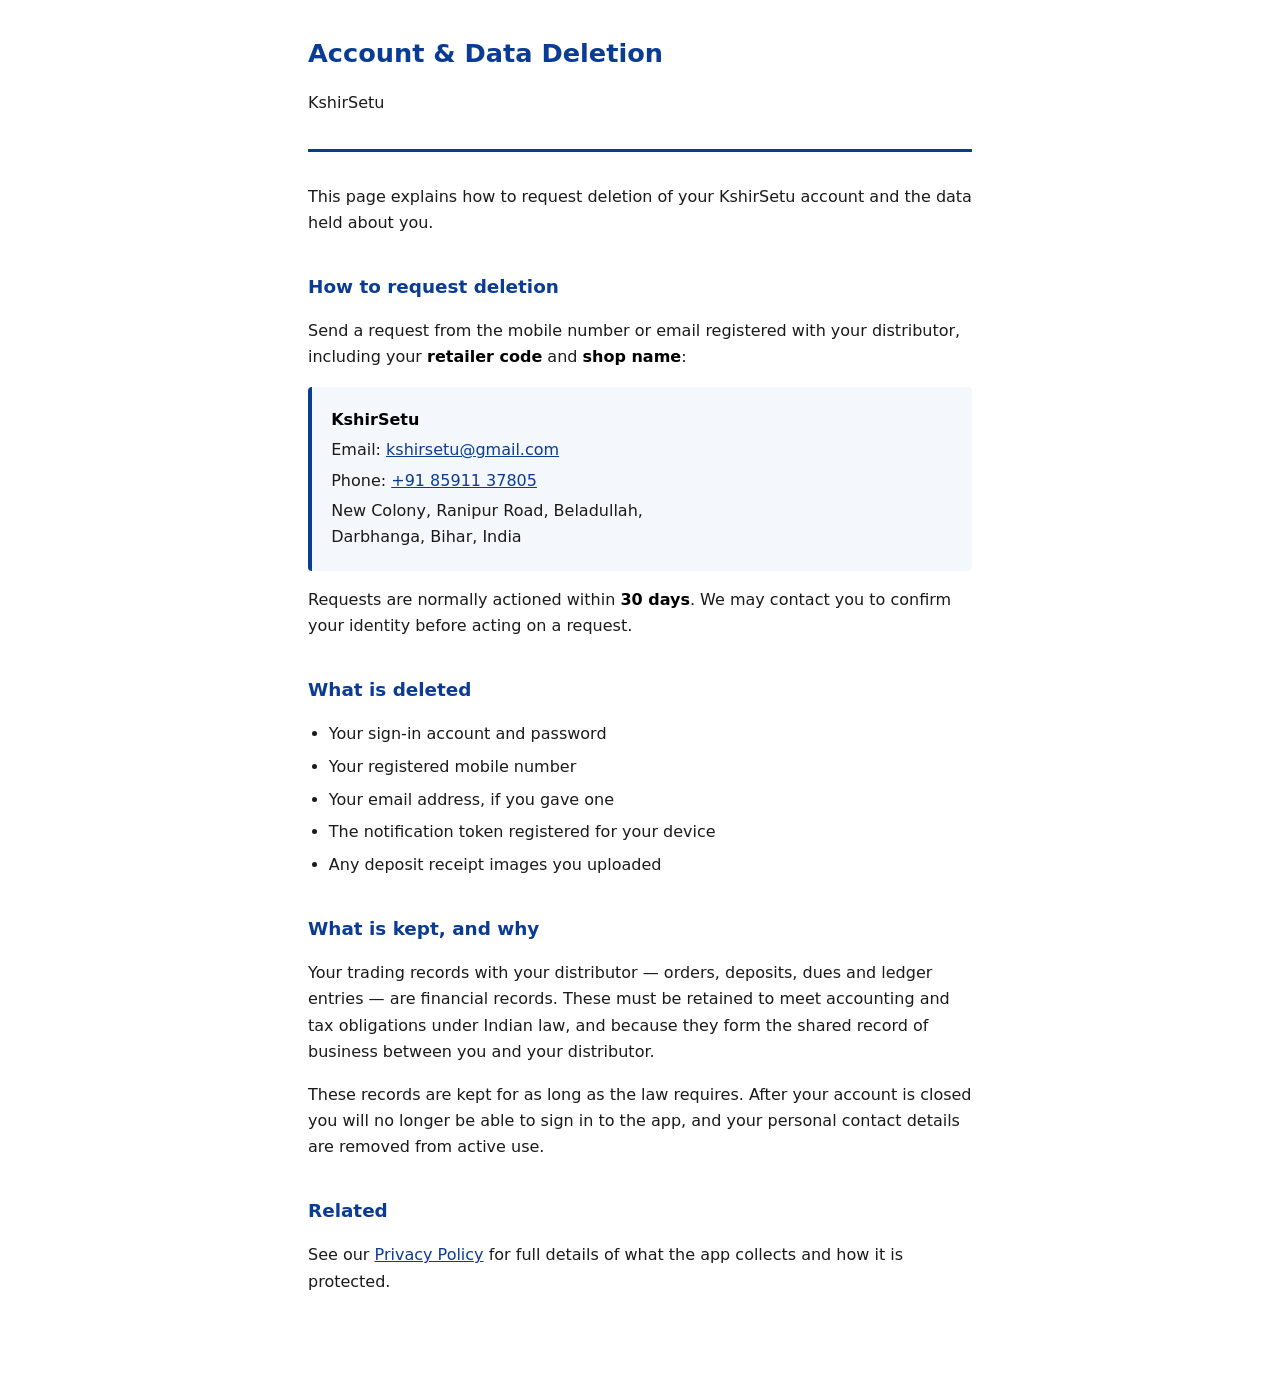
<file: delete-account.html>
<!doctype html>
<html lang="en">
<head>
<meta charset="utf-8">
<meta name="viewport" content="width=device-width, initial-scale=1">
<title>Account & Data Deletion — KshirSetu</title>
<style>
  :root { color-scheme: light dark; }
  * { box-sizing: border-box; }
  body {
    margin: 0 auto; padding: 2rem 1.25rem 5rem; max-width: 44rem;
    font: 16px/1.65 system-ui, -apple-system, "Segoe UI", Roboto, sans-serif;
    color: #1a1a1a; background: #fff;
  }
  header { border-bottom: 3px solid #0B3C93; padding-bottom: 1rem; margin-bottom: 2rem; }
  h1 { font-size: 1.6rem; margin: 0 0 .35rem; color: #0B3C93; }
  h2 { font-size: 1.15rem; margin: 2.2rem 0 .6rem; color: #0B3C93; }
  ol, ul { padding-left: 1.3rem; }
  li { margin: .4rem 0; }
  .contact {
    background: #f4f8fd; border-left: 4px solid #0B3C93;
    padding: 1rem 1.2rem; margin: 1rem 0; border-radius: 4px;
  }
  .contact p { margin: .25rem 0; }
  a { color: #0B3C93; }
  strong { color: #000; }
  @media (prefers-color-scheme: dark) {
    body { color: #e6e6e6; background: #121212; }
    h1, h2 { color: #7fb0ff; }
    strong { color: #fff; }
    .contact { background: #182534; border-left-color: #7fb0ff; }
    a { color: #7fb0ff; }
  }
</style>
</head>
<body>

<header>
  <h1>Account &amp; Data Deletion</h1>
  <p>KshirSetu</p>
</header>

<p>This page explains how to request deletion of your KshirSetu account and the
data held about you.</p>

<h2>How to request deletion</h2>

<p>Send a request from the mobile number or email registered with your
distributor, including your <strong>retailer code</strong> and
<strong>shop name</strong>:</p>

<div class="contact">
  <p><strong>KshirSetu</strong></p>
  <p>Email: <a href="mailto:kshirsetu@gmail.com">kshirsetu@gmail.com</a></p>
  <p>Phone: <a href="tel:+918591137805">+91 85911 37805</a></p>
  <p>New Colony, Ranipur Road, Beladullah,<br>Darbhanga, Bihar, India</p>
</div>

<p>Requests are normally actioned within <strong>30 days</strong>. We may
contact you to confirm your identity before acting on a request.</p>

<h2>What is deleted</h2>
<ul>
  <li>Your sign-in account and password</li>
  <li>Your registered mobile number</li>
  <li>Your email address, if you gave one</li>
  <li>The notification token registered for your device</li>
  <li>Any deposit receipt images you uploaded</li>
</ul>

<h2>What is kept, and why</h2>

<p>Your trading records with your distributor &mdash; orders, deposits, dues and
ledger entries &mdash; are financial records. These must be retained to meet
accounting and tax obligations under Indian law, and because they form the
shared record of business between you and your distributor.</p>

<p>These records are kept for as long as the law requires. After your account is
closed you will no longer be able to sign in to the app, and your personal
contact details are removed from active use.</p>

<h2>Related</h2>
<p>See our <a href="./privacy.html">Privacy Policy</a> for full details of what the app
collects and how it is protected.</p>

</body>
</html>
</file>
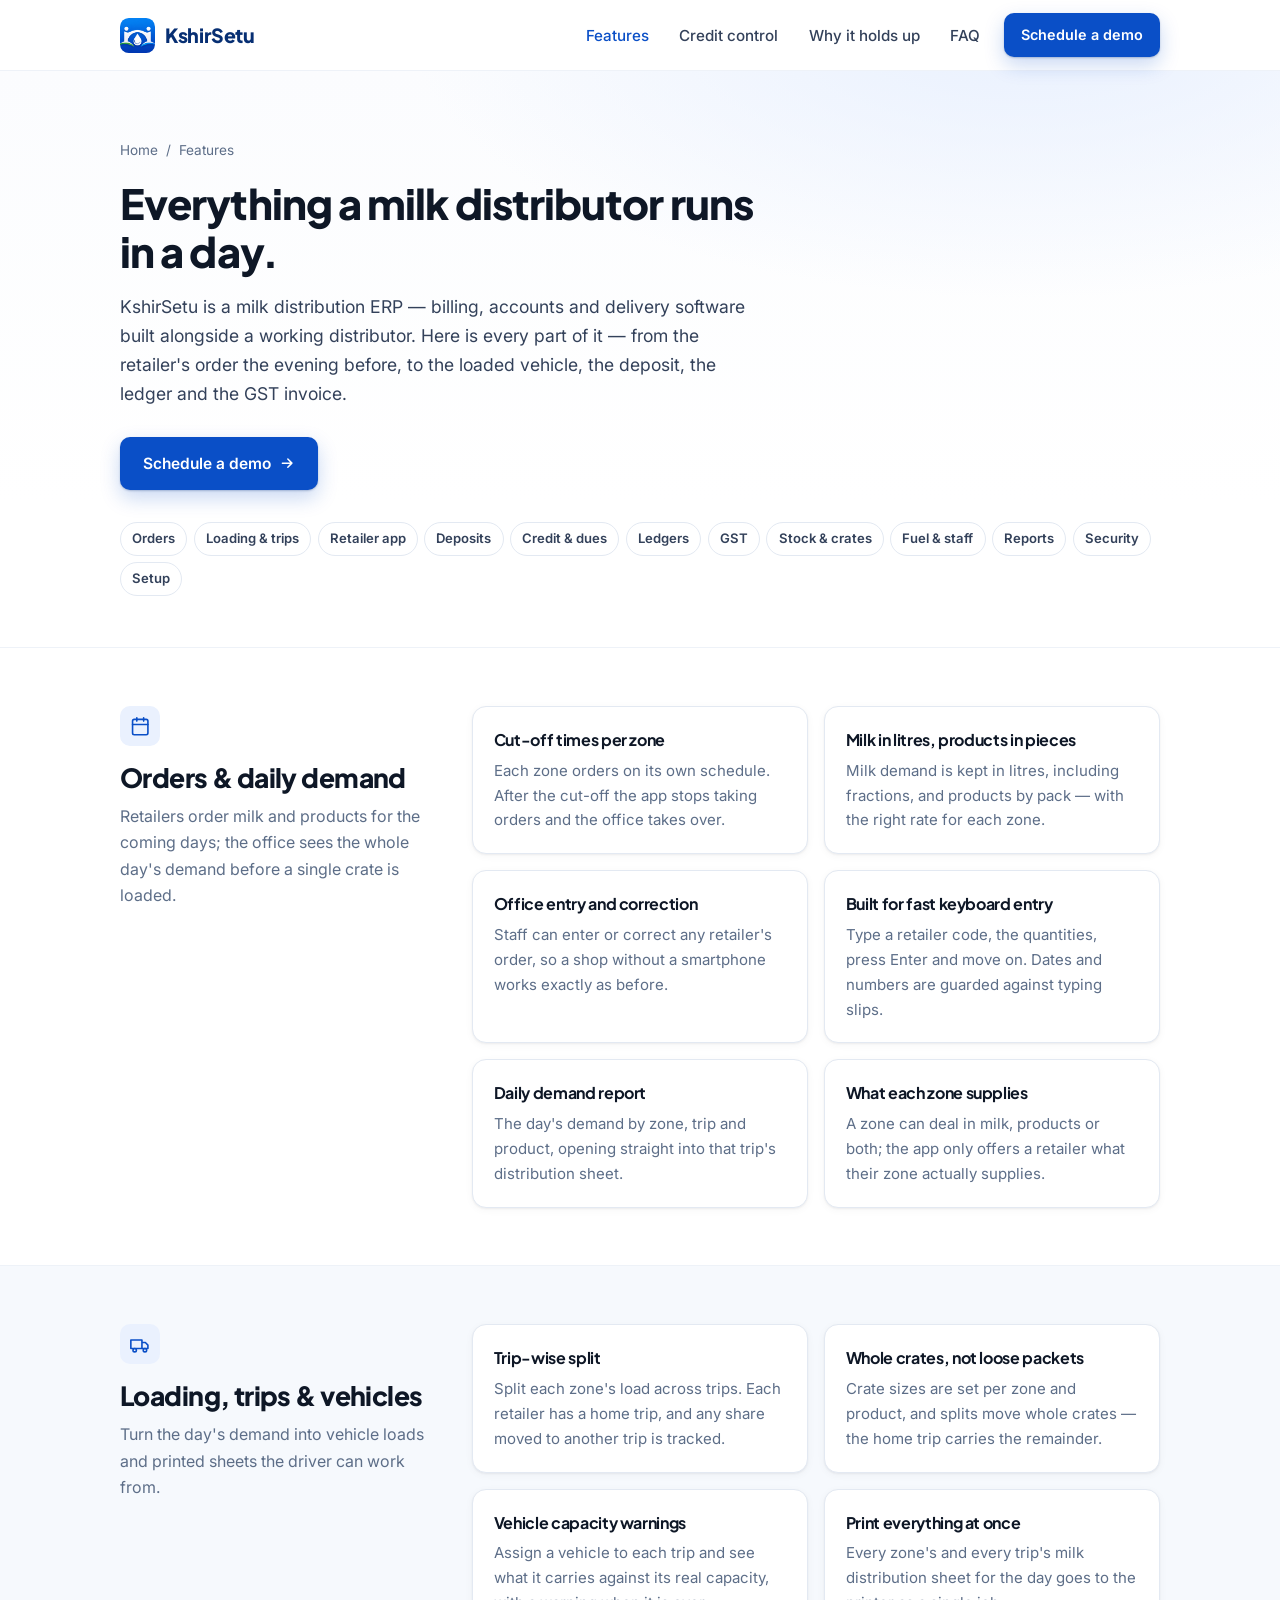
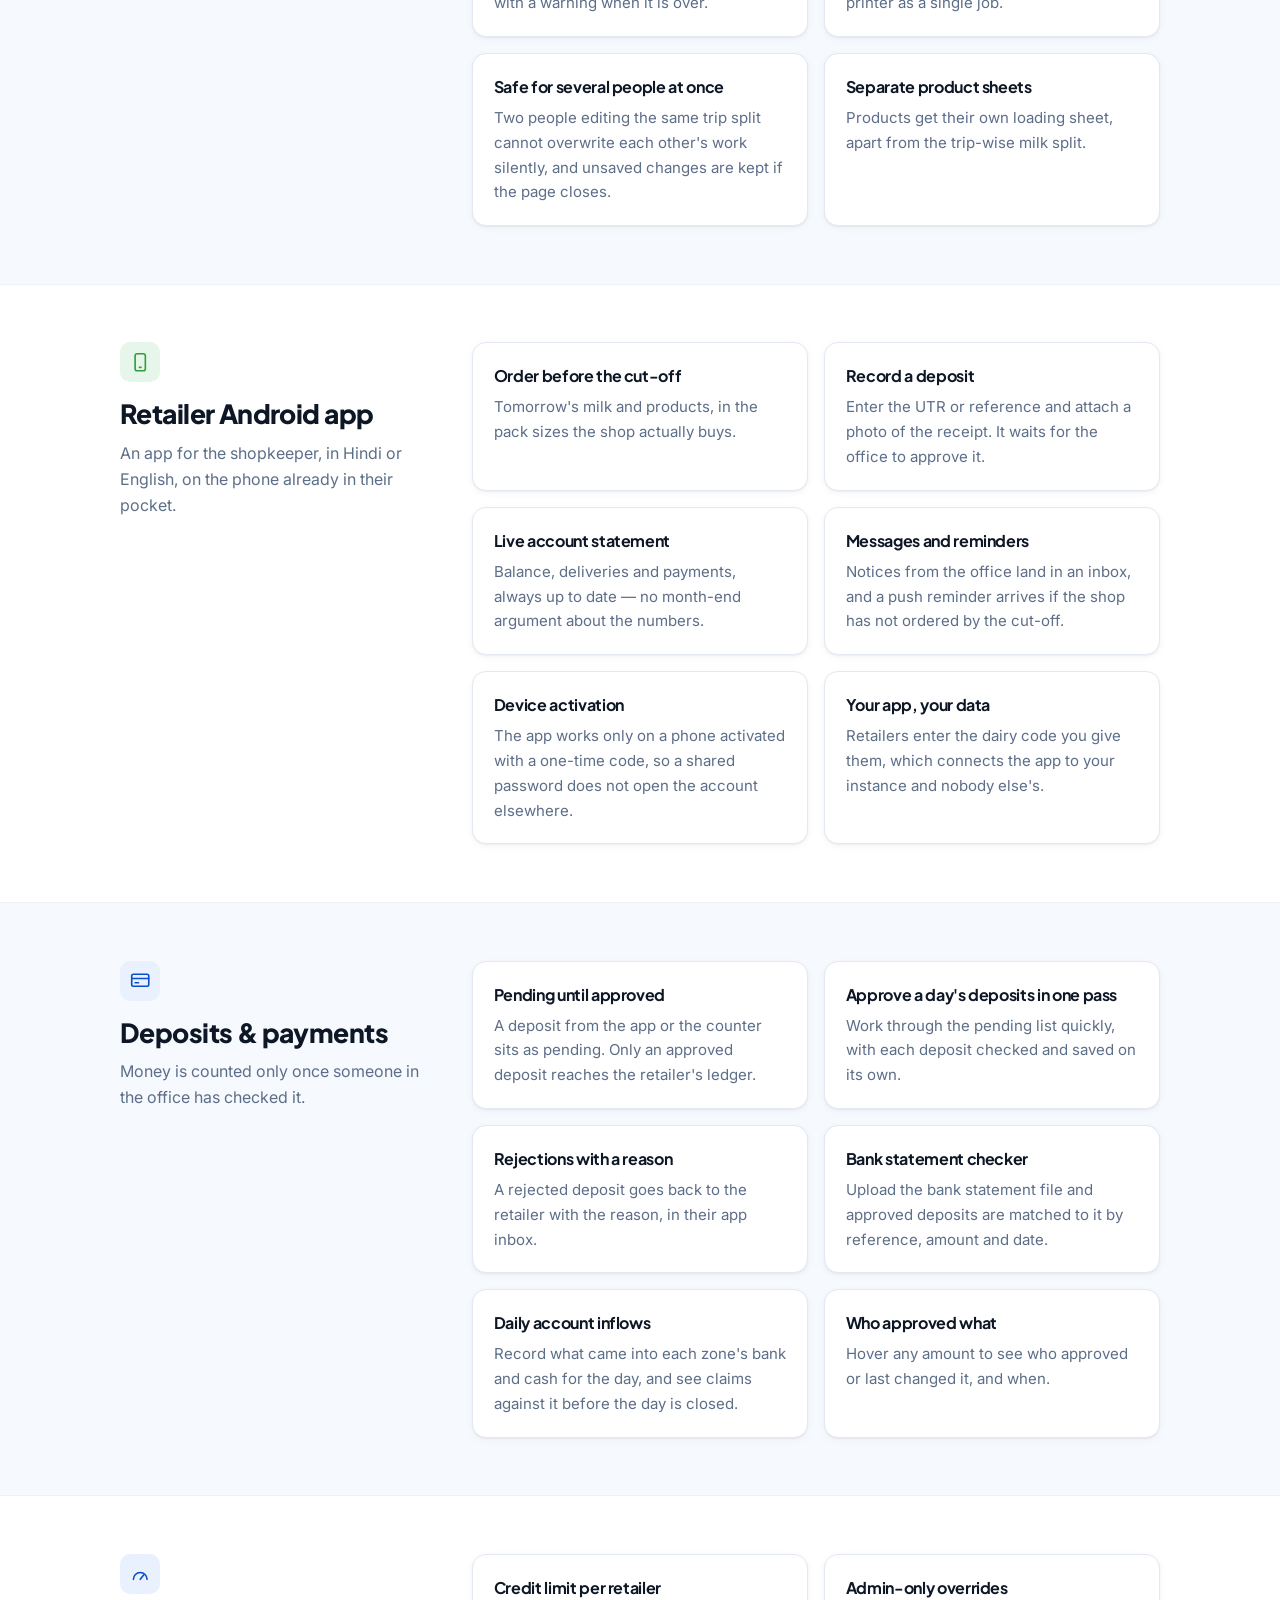
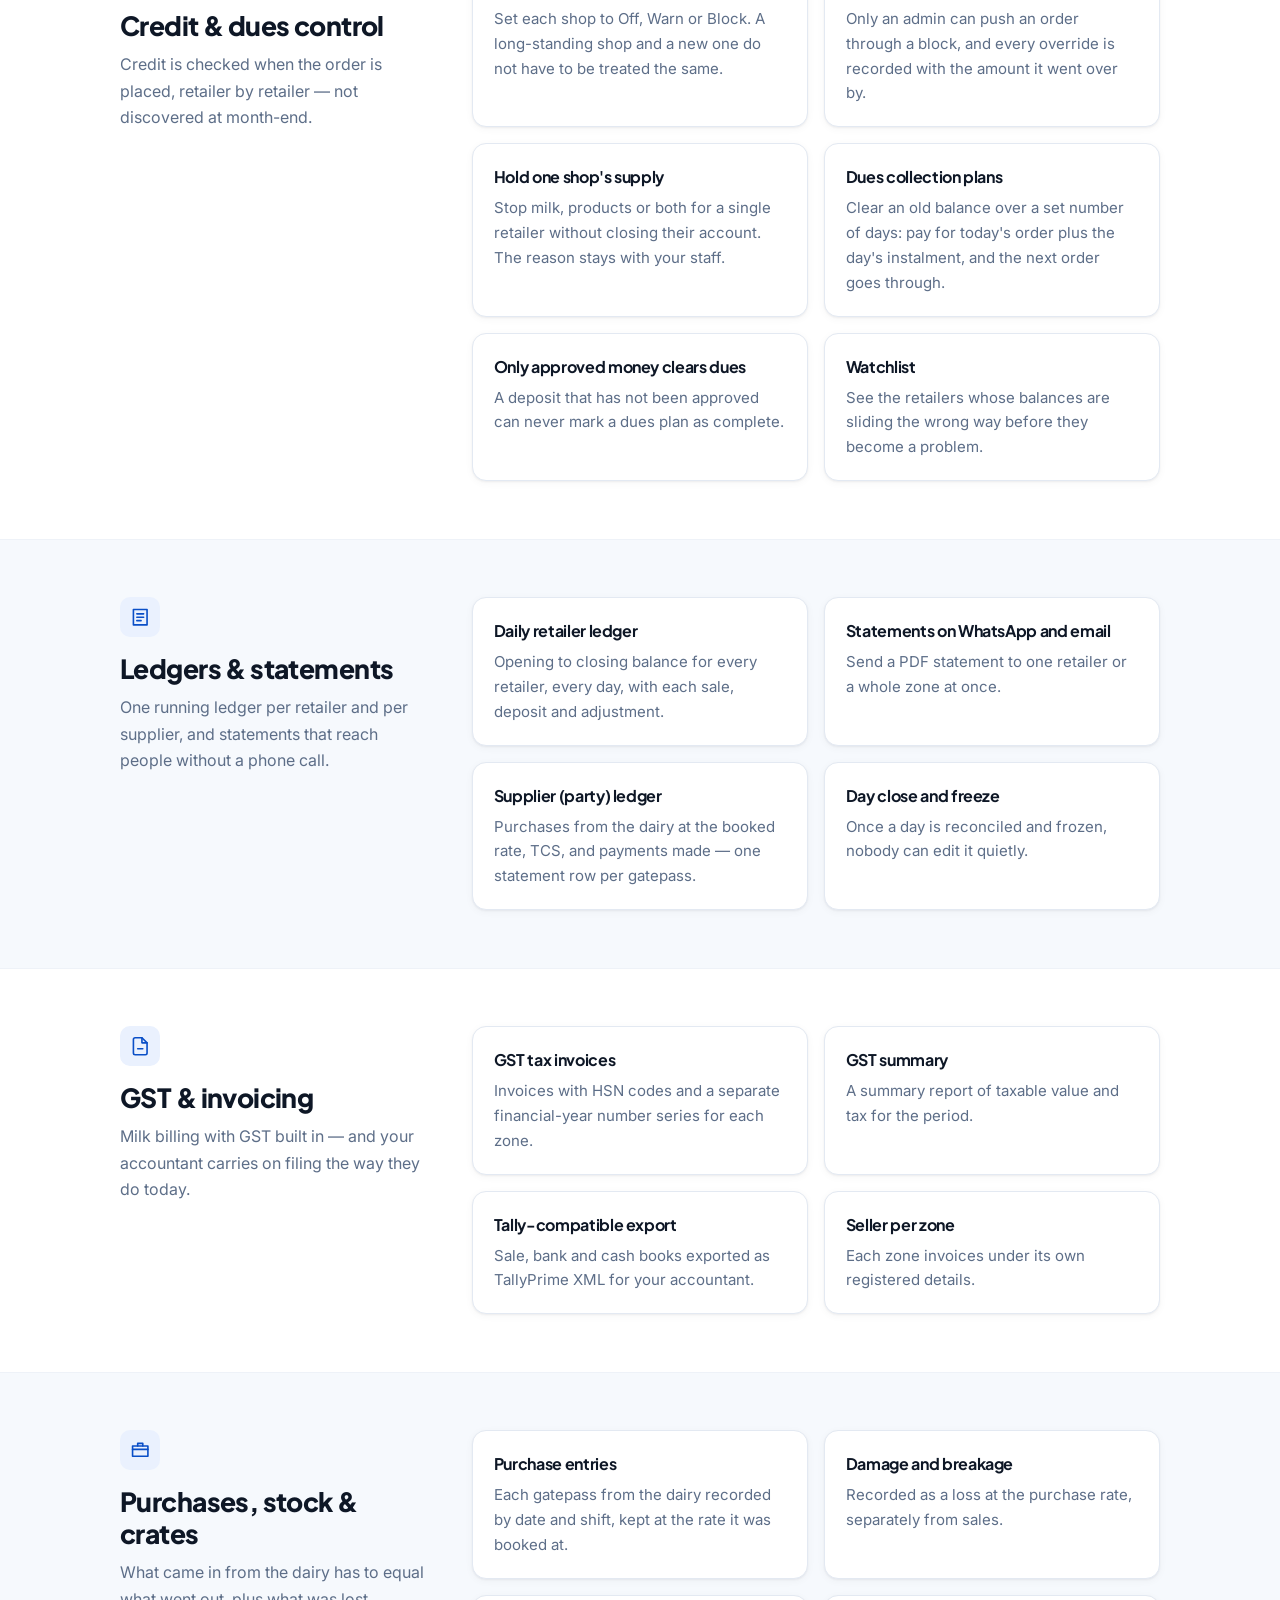
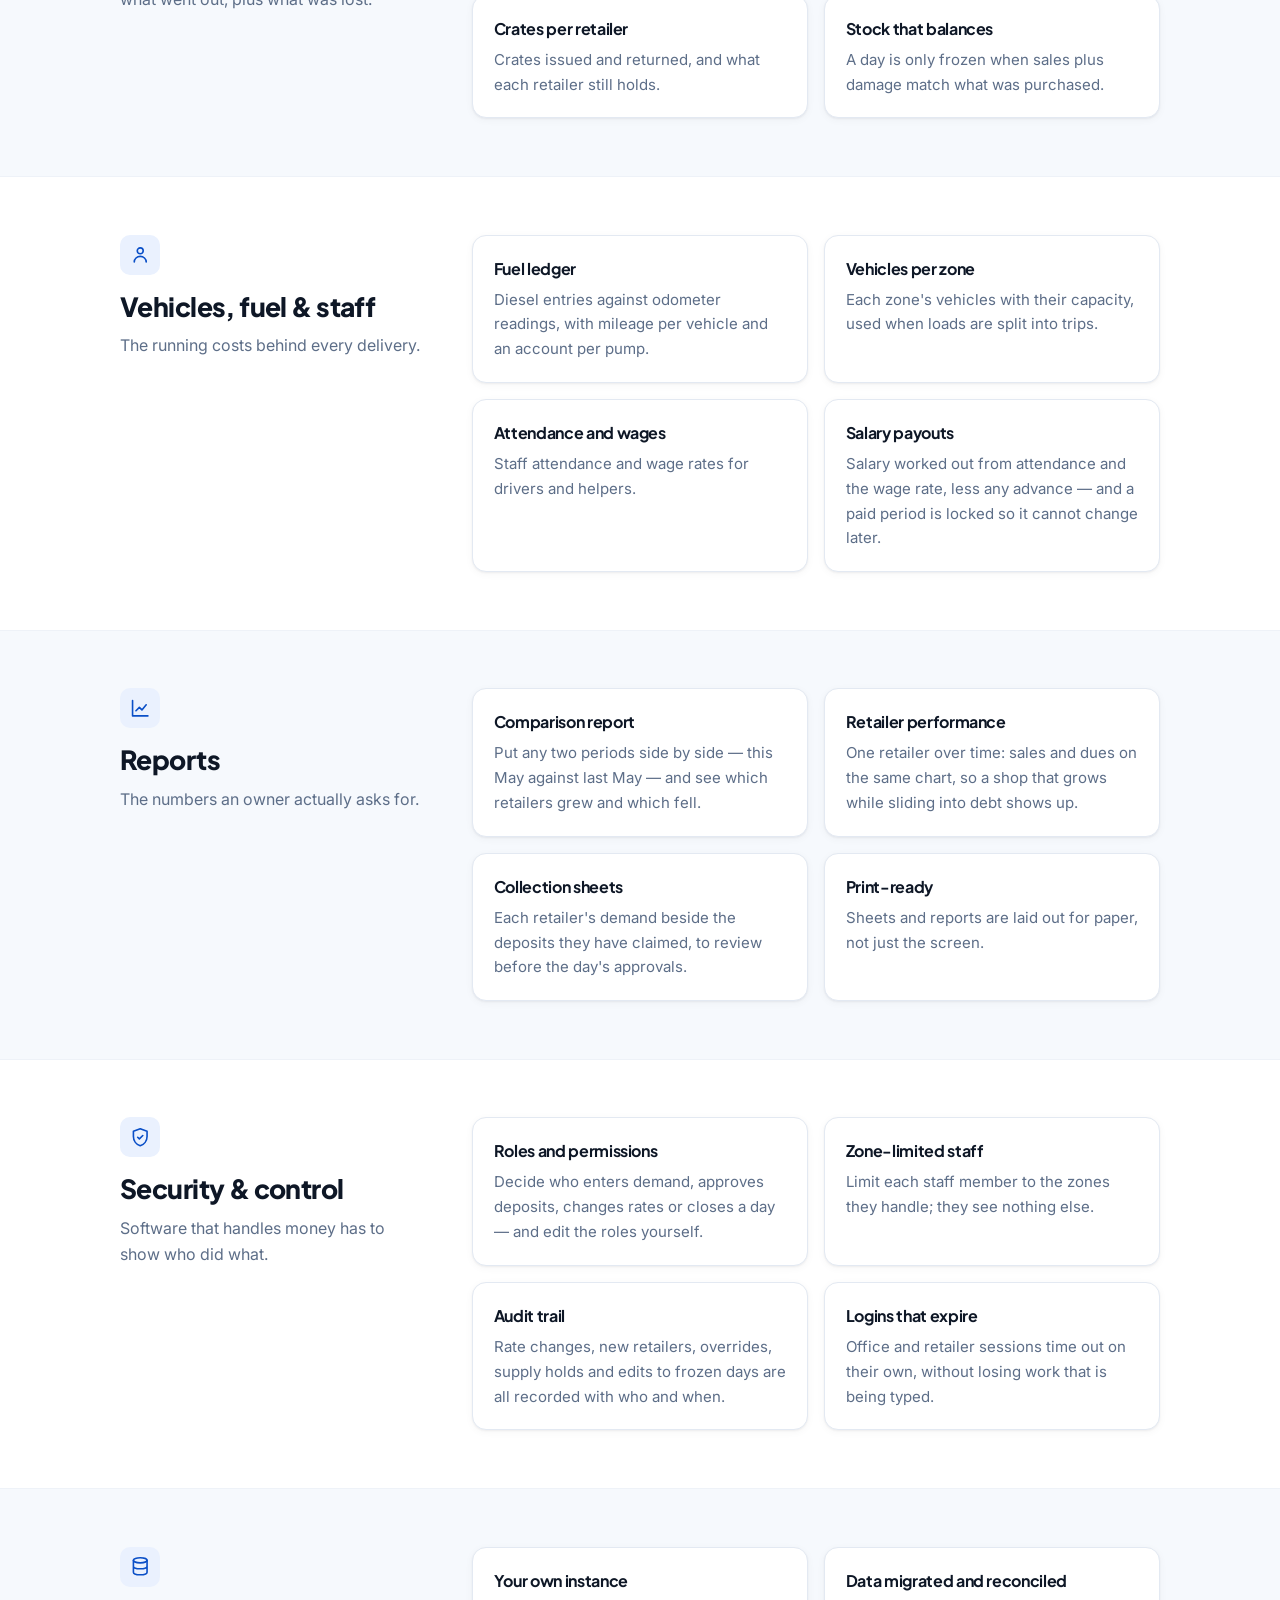
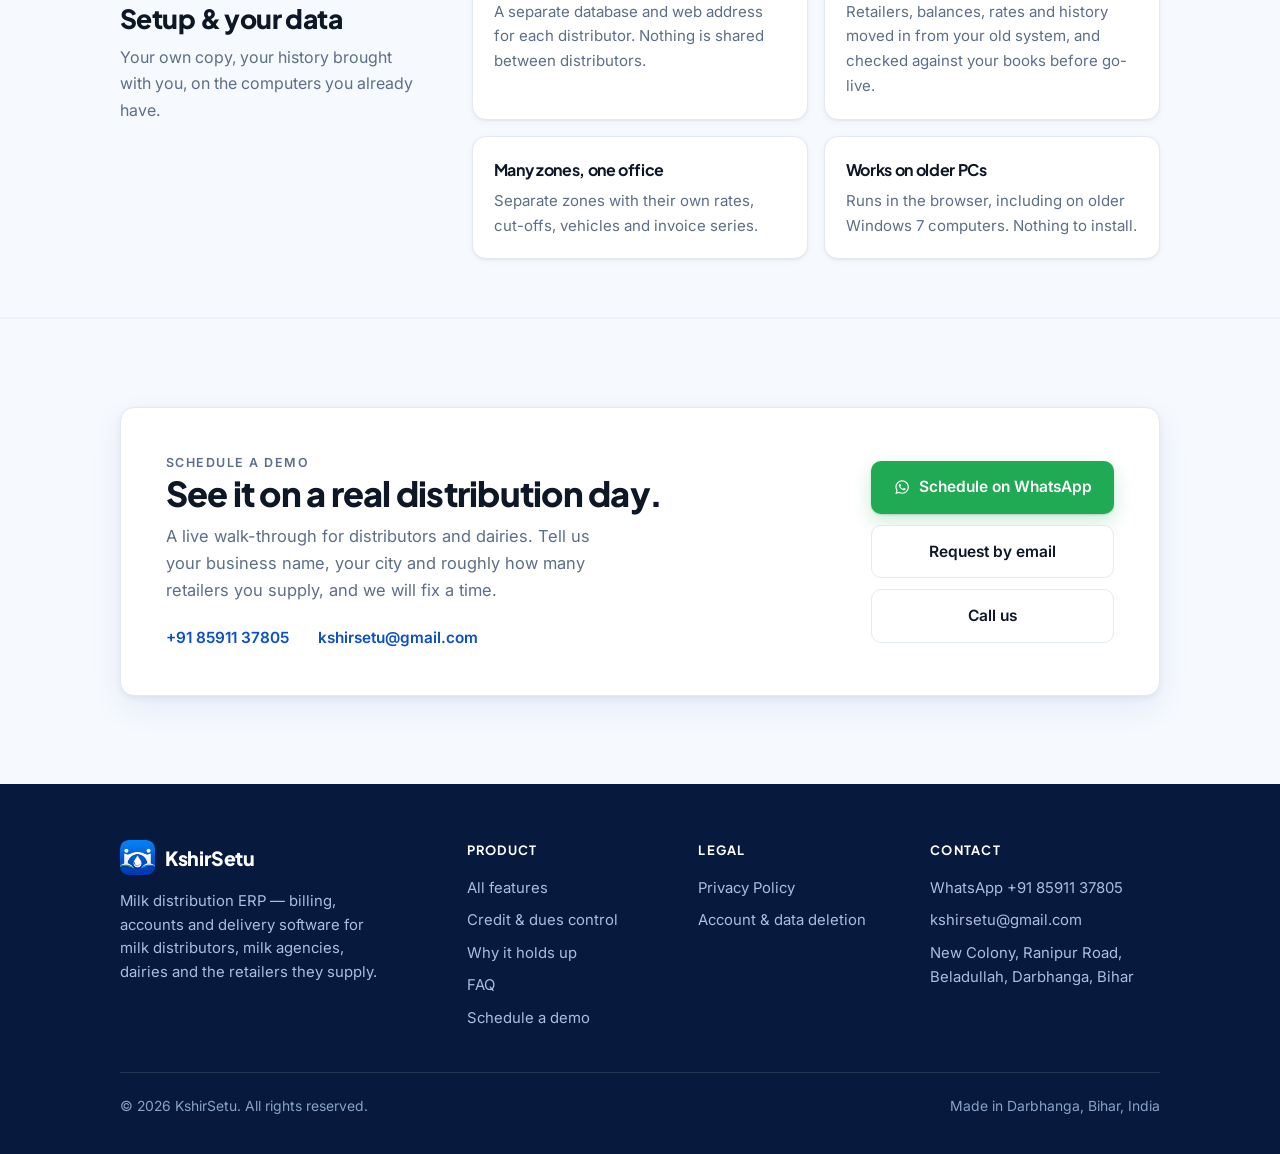
<file: features.html>
<!doctype html>
<html lang="en-IN">
<head>
<meta charset="utf-8">
<meta name="viewport" content="width=device-width, initial-scale=1">
<title>Features — Milk Distribution ERP &amp; Dairy Billing Software | KshirSetu</title>
<meta name="description" content="Every feature of KshirSetu, the milk distribution ERP: retailer orders and cut-offs, trip-wise loading, deposits and bank checks, credit limits, dues collection, ledgers, GST invoices, crates, fuel and staff.">
<link rel="canonical" href="https://www.kshirsetu.in/features.html">
<meta name="robots" content="index, follow">
<meta property="og:site_name" content="KshirSetu">
<meta property="og:locale" content="en_IN">
<meta property="og:title" content="KshirSetu features — milk distribution ERP, end to end">
<meta property="og:description" content="Orders, loading, deposits, credit control, ledgers, GST, crates, fuel and staff — every feature of KshirSetu in one place.">
<meta property="og:type" content="website">
<meta property="og:url" content="https://www.kshirsetu.in/features.html">
<meta property="og:image" content="https://www.kshirsetu.in/assets/og.png">
<meta property="og:image:width" content="1200">
<meta property="og:image:height" content="630">
<meta name="twitter:card" content="summary_large_image">
<meta name="theme-color" content="#0A4FC7">
<link rel="icon" href="./assets/favicon-32.png" sizes="32x32">
<link rel="icon" href="./assets/icon-192.png" sizes="192x192">
<link rel="apple-touch-icon" href="./assets/apple-touch-icon.png">
<link rel="preconnect" href="https://fonts.googleapis.com">
<link rel="preconnect" href="https://fonts.gstatic.com" crossorigin>
<script>document.documentElement.className+=" js";</script>
<link href="https://fonts.googleapis.com/css2?family=Plus+Jakarta+Sans:wght@600;700;800&family=Inter:wght@400;500;600&display=swap" rel="stylesheet">
<link rel="stylesheet" href="./assets/site.css?v=2">
<script type="application/ld+json">
{
  "@context": "https://schema.org",
  "@graph": [
    {
      "@type": "WebPage",
      "@id": "https://www.kshirsetu.in/features.html#page",
      "url": "https://www.kshirsetu.in/features.html",
      "name": "Features — Milk Distribution ERP & Dairy Billing Software | KshirSetu",
      "isPartOf": { "@id": "https://www.kshirsetu.in/#website" },
      "about": { "@id": "https://www.kshirsetu.in/#software" },
      "inLanguage": "en-IN"
    },
    {
      "@type": "BreadcrumbList",
      "itemListElement": [
        { "@type": "ListItem", "position": 1, "name": "Home", "item": "https://www.kshirsetu.in/" },
        { "@type": "ListItem", "position": 2, "name": "Features", "item": "https://www.kshirsetu.in/features.html" }
      ]
    }
  ]
}
</script>
</head>
<body>
<svg xmlns="http://www.w3.org/2000/svg" style="display:none" aria-hidden="true">
  <symbol id="i-check" viewBox="0 0 24 24" fill="none" stroke="currentColor" stroke-width="2.3" stroke-linecap="round" stroke-linejoin="round"><path d="M20 6 9 17l-5-5"/></symbol>
  <symbol id="i-arrow" viewBox="0 0 24 24" fill="none" stroke="currentColor" stroke-width="2.2" stroke-linecap="round" stroke-linejoin="round"><path d="M5 12h14M13 6l6 6-6 6"/></symbol>
  <symbol id="i-cal" viewBox="0 0 24 24" fill="none" stroke="currentColor" stroke-width="1.9" stroke-linecap="round" stroke-linejoin="round"><rect x="3" y="4" width="18" height="18" rx="2"/><path d="M16 2v4M8 2v4M3 10h18"/></symbol>
  <symbol id="i-truck" viewBox="0 0 24 24" fill="none" stroke="currentColor" stroke-width="1.9" stroke-linecap="round" stroke-linejoin="round"><path d="M1 7h13v10H1zM14 10h4l3 3v4h-7z"/><circle cx="5.5" cy="19" r="2"/><circle cx="17.5" cy="19" r="2"/></symbol>
  <symbol id="i-card" viewBox="0 0 24 24" fill="none" stroke="currentColor" stroke-width="1.9" stroke-linecap="round" stroke-linejoin="round"><rect x="2" y="5" width="20" height="14" rx="2"/><path d="M2 10h20M6 15h4"/></symbol>
  <symbol id="i-ledger" viewBox="0 0 24 24" fill="none" stroke="currentColor" stroke-width="1.9" stroke-linecap="round" stroke-linejoin="round"><path d="M4 3h16v18H4z"/><path d="M8 8h8M8 12h8M8 16h5"/></symbol>
  <symbol id="i-doc" viewBox="0 0 24 24" fill="none" stroke="currentColor" stroke-width="1.9" stroke-linecap="round" stroke-linejoin="round"><path d="M14 2H6a2 2 0 0 0-2 2v16a2 2 0 0 0 2 2h12a2 2 0 0 0 2-2V8z"/><path d="M14 2v6h6M9 15h6"/></symbol>
  <symbol id="i-chat" viewBox="0 0 24 24" fill="none" stroke="currentColor" stroke-width="1.9" stroke-linecap="round" stroke-linejoin="round"><path d="M4 4h16v12H7l-3 3z"/><path d="M8 9h8"/></symbol>
  <symbol id="i-box" viewBox="0 0 24 24" fill="none" stroke="currentColor" stroke-width="1.9" stroke-linecap="round" stroke-linejoin="round"><path d="M3 7h18v12H3z"/><path d="M3 11h18M9 7V4h6v3"/></symbol>
  <symbol id="i-user" viewBox="0 0 24 24" fill="none" stroke="currentColor" stroke-width="1.9" stroke-linecap="round" stroke-linejoin="round"><circle cx="12" cy="8" r="3.5"/><path d="M5 21c0-3.6 3.1-6.5 7-6.5s7 2.9 7 6.5"/></symbol>
  <symbol id="i-shield" viewBox="0 0 24 24" fill="none" stroke="currentColor" stroke-width="1.9" stroke-linecap="round" stroke-linejoin="round"><path d="M12 2 4 5v6c0 5 3.4 9.4 8 11 4.6-1.6 8-6 8-11V5z"/><path d="m9 12 2 2 4-4"/></symbol>
  <symbol id="i-monitor" viewBox="0 0 24 24" fill="none" stroke="currentColor" stroke-width="1.9" stroke-linecap="round" stroke-linejoin="round"><rect x="2" y="3" width="20" height="14" rx="2"/><path d="M8 21h8M12 17v4"/></symbol>
  <symbol id="i-phone" viewBox="0 0 24 24" fill="none" stroke="currentColor" stroke-width="1.9" stroke-linecap="round" stroke-linejoin="round"><rect x="6" y="2" width="12" height="20" rx="2.5"/><path d="M11 18h2"/></symbol>
  <symbol id="i-gauge" viewBox="0 0 24 24" fill="none" stroke="currentColor" stroke-width="1.9" stroke-linecap="round" stroke-linejoin="round"><path d="M4 18a8 8 0 1 1 16 0"/><path d="m12 18 4-5"/></symbol>
  <symbol id="i-pause" viewBox="0 0 24 24" fill="none" stroke="currentColor" stroke-width="1.9" stroke-linecap="round" stroke-linejoin="round"><circle cx="12" cy="12" r="9.5"/><path d="M10 9v6M14 9v6"/></symbol>
  <symbol id="i-steps" viewBox="0 0 24 24" fill="none" stroke="currentColor" stroke-width="1.9" stroke-linecap="round" stroke-linejoin="round"><path d="M3 20h18"/><path d="M6 20v-4M10 20v-7M14 20v-10M18 20V5"/></symbol>
  <symbol id="i-key" viewBox="0 0 24 24" fill="none" stroke="currentColor" stroke-width="1.9" stroke-linecap="round" stroke-linejoin="round"><rect x="4" y="11" width="16" height="10" rx="2"/><path d="M8 11V7a4 4 0 0 1 8 0v4M12 15v2"/></symbol>
  <symbol id="i-print" viewBox="0 0 24 24" fill="none" stroke="currentColor" stroke-width="1.9" stroke-linecap="round" stroke-linejoin="round"><path d="M6 9V3h12v6"/><rect x="3" y="9" width="18" height="8" rx="2"/><path d="M7 14h10v7H7z"/></symbol>
  <symbol id="i-keys" viewBox="0 0 24 24" fill="none" stroke="currentColor" stroke-width="1.9" stroke-linecap="round" stroke-linejoin="round"><rect x="2" y="6" width="20" height="13" rx="2"/><path d="M6 10h.01M10 10h.01M14 10h.01M18 10h.01M7 15h10"/></symbol>
  <symbol id="i-map" viewBox="0 0 24 24" fill="none" stroke="currentColor" stroke-width="1.9" stroke-linecap="round" stroke-linejoin="round"><path d="M9 4 3 6v14l6-2 6 2 6-2V4l-6 2z"/><path d="M9 4v14M15 6v14"/></symbol>
  <symbol id="i-bell" viewBox="0 0 24 24" fill="none" stroke="currentColor" stroke-width="1.9" stroke-linecap="round" stroke-linejoin="round"><path d="M6 8a6 6 0 0 1 12 0c0 7 3 9 3 9H3s3-2 3-9"/><path d="M10.3 21a1.9 1.9 0 0 0 3.4 0"/></symbol>
  <symbol id="i-chart" viewBox="0 0 24 24" fill="none" stroke="currentColor" stroke-width="1.9" stroke-linecap="round" stroke-linejoin="round"><path d="M3 3v18h18"/><path d="m7 15 4-4 3 3 5-6"/></symbol>
  <symbol id="i-db" viewBox="0 0 24 24" fill="none" stroke="currentColor" stroke-width="1.9" stroke-linecap="round" stroke-linejoin="round"><ellipse cx="12" cy="5" rx="8" ry="3"/><path d="M4 5v14c0 1.7 3.6 3 8 3s8-1.3 8-3V5M4 12c0 1.7 3.6 3 8 3s8-1.3 8-3"/></symbol>
  <symbol id="i-wa" viewBox="0 0 24 24" fill="currentColor"><path d="M12.04 2C6.58 2 2.13 6.45 2.13 11.91c0 1.75.46 3.45 1.32 4.95L2 22l5.25-1.38a9.9 9.9 0 0 0 4.79 1.22h.01c5.46 0 9.91-4.45 9.91-9.91 0-2.65-1.03-5.14-2.9-7.01A9.82 9.82 0 0 0 12.04 2Zm0 18.15c-1.48 0-2.93-.4-4.2-1.15l-.3-.18-3.12.82.83-3.04-.2-.31a8.22 8.22 0 0 1-1.26-4.38c0-4.54 3.7-8.24 8.25-8.24 2.2 0 4.27.86 5.83 2.42a8.19 8.19 0 0 1 2.41 5.83c0 4.54-3.7 8.23-8.24 8.23Zm4.52-6.16c-.25-.12-1.47-.72-1.69-.81-.23-.08-.39-.12-.56.13-.16.24-.64.8-.78.97-.14.16-.29.18-.54.06-.25-.13-1.05-.39-1.99-1.23-.74-.66-1.24-1.47-1.38-1.72-.15-.25-.02-.38.11-.5.11-.11.25-.29.37-.43.13-.15.17-.25.25-.41.09-.17.04-.31-.02-.44-.06-.12-.56-1.34-.76-1.84-.2-.48-.4-.42-.56-.43h-.47c-.17 0-.43.06-.66.31-.22.25-.86.85-.86 2.07 0 1.22.89 2.4 1.01 2.56.12.17 1.75 2.67 4.23 3.74.59.26 1.05.41 1.41.52.59.19 1.13.16 1.56.1.48-.07 1.47-.6 1.68-1.18.21-.58.21-1.07.14-1.18-.06-.11-.22-.17-.47-.29Z"/></symbol>
</svg>
<header class="site-head">
  <div class="wrap">
    <a class="logo" href="./">
      <img src="./assets/logo.png" alt="KshirSetu logo" width="256" height="256">
      <span class="name">KshirSetu</span>
    </a>
    <nav class="site-nav" aria-label="Main">
      <a href="./features.html" aria-current="page" style="color:var(--brand)">Features</a>
      <a href="./#credit">Credit control</a>
      <a href="./#proof">Why it holds up</a>
      <a href="./#faq">FAQ</a>
    </nav>
    <a class="btn btn-primary btn-sm" href="#demo">Schedule a demo</a>
  </div>
</header>

<main>
<div class="page-hero">
  <div class="wrap">
    <p class="crumbs"><a href="./">Home</a> &nbsp;/&nbsp; Features</p>
    <h1>Everything a milk distributor runs in a day.</h1>
    <p class="lede">KshirSetu is a milk distribution ERP — billing, accounts and delivery
    software built alongside a working distributor. Here is every part of it — from the retailer's order the
    evening before, to the loaded vehicle, the deposit, the ledger and the GST
    invoice.</p>
    <div class="hero-cta">
      <a class="btn btn-primary" href="#demo">Schedule a demo <svg aria-hidden="true"><use href="#i-arrow"/></svg></a>
    </div>
    <nav class="jump" aria-label="Jump to a feature area">
      <a href="#orders">Orders</a>
      <a href="#loading">Loading &amp; trips</a>
      <a href="#app">Retailer app</a>
      <a href="#deposits">Deposits</a>
      <a href="#credit">Credit &amp; dues</a>
      <a href="#accounts">Ledgers</a>
      <a href="#gst">GST</a>
      <a href="#stock">Stock &amp; crates</a>
      <a href="#staff">Fuel &amp; staff</a>
      <a href="#reports">Reports</a>
      <a href="#security">Security</a>
      <a href="#setup">Setup</a>
    </nav>
  </div>
</div>

<section class="feat" id="orders">
  <div class="wrap feat-grid">
    <div>
      <div class="ico"><svg aria-hidden="true"><use href="#i-cal"/></svg></div>
      <h2>Orders &amp; daily demand</h2>
      <p class="intro">Retailers order milk and products for the coming days; the office
      sees the whole day's demand before a single crate is loaded.</p>
    </div>
    <div class="feat-items">
      <div class="card"><h3>Cut-off times per zone</h3><p>Each zone orders on its own schedule. After the cut-off the app stops taking orders and the office takes over.</p></div>
      <div class="card"><h3>Milk in litres, products in pieces</h3><p>Milk demand is kept in litres, including fractions, and products by pack — with the right rate for each zone.</p></div>
      <div class="card"><h3>Office entry and correction</h3><p>Staff can enter or correct any retailer's order, so a shop without a smartphone works exactly as before.</p></div>
      <div class="card"><h3>Built for fast keyboard entry</h3><p>Type a retailer code, the quantities, press Enter and move on. Dates and numbers are guarded against typing slips.</p></div>
      <div class="card"><h3>Daily demand report</h3><p>The day's demand by zone, trip and product, opening straight into that trip's distribution sheet.</p></div>
      <div class="card"><h3>What each zone supplies</h3><p>A zone can deal in milk, products or both; the app only offers a retailer what their zone actually supplies.</p></div>
    </div>
  </div>
</section>

<section class="feat" id="loading">
  <div class="wrap feat-grid">
    <div>
      <div class="ico"><svg aria-hidden="true"><use href="#i-truck"/></svg></div>
      <h2>Loading, trips &amp; vehicles</h2>
      <p class="intro">Turn the day's demand into vehicle loads and printed sheets the
      driver can work from.</p>
    </div>
    <div class="feat-items">
      <div class="card"><h3>Trip-wise split</h3><p>Split each zone's load across trips. Each retailer has a home trip, and any share moved to another trip is tracked.</p></div>
      <div class="card"><h3>Whole crates, not loose packets</h3><p>Crate sizes are set per zone and product, and splits move whole crates — the home trip carries the remainder.</p></div>
      <div class="card"><h3>Vehicle capacity warnings</h3><p>Assign a vehicle to each trip and see what it carries against its real capacity, with a warning when it is over.</p></div>
      <div class="card"><h3>Print everything at once</h3><p>Every zone's and every trip's milk distribution sheet for the day goes to the printer as a single job.</p></div>
      <div class="card"><h3>Safe for several people at once</h3><p>Two people editing the same trip split cannot overwrite each other's work silently, and unsaved changes are kept if the page closes.</p></div>
      <div class="card"><h3>Separate product sheets</h3><p>Products get their own loading sheet, apart from the trip-wise milk split.</p></div>
    </div>
  </div>
</section>

<section class="feat" id="app">
  <div class="wrap feat-grid">
    <div>
      <div class="ico g"><svg aria-hidden="true"><use href="#i-phone"/></svg></div>
      <h2>Retailer Android app</h2>
      <p class="intro">An app for the shopkeeper, in Hindi or English, on the phone
      already in their pocket.</p>
    </div>
    <div class="feat-items">
      <div class="card"><h3>Order before the cut-off</h3><p>Tomorrow's milk and products, in the pack sizes the shop actually buys.</p></div>
      <div class="card"><h3>Record a deposit</h3><p>Enter the UTR or reference and attach a photo of the receipt. It waits for the office to approve it.</p></div>
      <div class="card"><h3>Live account statement</h3><p>Balance, deliveries and payments, always up to date — no month-end argument about the numbers.</p></div>
      <div class="card"><h3>Messages and reminders</h3><p>Notices from the office land in an inbox, and a push reminder arrives if the shop has not ordered by the cut-off.</p></div>
      <div class="card"><h3>Device activation</h3><p>The app works only on a phone activated with a one-time code, so a shared password does not open the account elsewhere.</p></div>
      <div class="card"><h3>Your app, your data</h3><p>Retailers enter the dairy code you give them, which connects the app to your instance and nobody else's.</p></div>
    </div>
  </div>
</section>

<section class="feat" id="deposits">
  <div class="wrap feat-grid">
    <div>
      <div class="ico"><svg aria-hidden="true"><use href="#i-card"/></svg></div>
      <h2>Deposits &amp; payments</h2>
      <p class="intro">Money is counted only once someone in the office has checked it.</p>
    </div>
    <div class="feat-items">
      <div class="card"><h3>Pending until approved</h3><p>A deposit from the app or the counter sits as pending. Only an approved deposit reaches the retailer's ledger.</p></div>
      <div class="card"><h3>Approve a day's deposits in one pass</h3><p>Work through the pending list quickly, with each deposit checked and saved on its own.</p></div>
      <div class="card"><h3>Rejections with a reason</h3><p>A rejected deposit goes back to the retailer with the reason, in their app inbox.</p></div>
      <div class="card"><h3>Bank statement checker</h3><p>Upload the bank statement file and approved deposits are matched to it by reference, amount and date.</p></div>
      <div class="card"><h3>Daily account inflows</h3><p>Record what came into each zone's bank and cash for the day, and see claims against it before the day is closed.</p></div>
      <div class="card"><h3>Who approved what</h3><p>Hover any amount to see who approved or last changed it, and when.</p></div>
    </div>
  </div>
</section>

<section class="feat" id="credit">
  <div class="wrap feat-grid">
    <div>
      <div class="ico"><svg aria-hidden="true"><use href="#i-gauge"/></svg></div>
      <h2>Credit &amp; dues control</h2>
      <p class="intro">Credit is checked when the order is placed, retailer by retailer —
      not discovered at month-end.</p>
    </div>
    <div class="feat-items">
      <div class="card"><h3>Credit limit per retailer</h3><p>Set each shop to Off, Warn or Block. A long-standing shop and a new one do not have to be treated the same.</p></div>
      <div class="card"><h3>Admin-only overrides</h3><p>Only an admin can push an order through a block, and every override is recorded with the amount it went over by.</p></div>
      <div class="card"><h3>Hold one shop's supply</h3><p>Stop milk, products or both for a single retailer without closing their account. The reason stays with your staff.</p></div>
      <div class="card"><h3>Dues collection plans</h3><p>Clear an old balance over a set number of days: pay for today's order plus the day's instalment, and the next order goes through.</p></div>
      <div class="card"><h3>Only approved money clears dues</h3><p>A deposit that has not been approved can never mark a dues plan as complete.</p></div>
      <div class="card"><h3>Watchlist</h3><p>See the retailers whose balances are sliding the wrong way before they become a problem.</p></div>
    </div>
  </div>
</section>

<section class="feat" id="accounts">
  <div class="wrap feat-grid">
    <div>
      <div class="ico"><svg aria-hidden="true"><use href="#i-ledger"/></svg></div>
      <h2>Ledgers &amp; statements</h2>
      <p class="intro">One running ledger per retailer and per supplier, and statements
      that reach people without a phone call.</p>
    </div>
    <div class="feat-items">
      <div class="card"><h3>Daily retailer ledger</h3><p>Opening to closing balance for every retailer, every day, with each sale, deposit and adjustment.</p></div>
      <div class="card"><h3>Statements on WhatsApp and email</h3><p>Send a PDF statement to one retailer or a whole zone at once.</p></div>
      <div class="card"><h3>Supplier (party) ledger</h3><p>Purchases from the dairy at the booked rate, TCS, and payments made — one statement row per gatepass.</p></div>
      <div class="card"><h3>Day close and freeze</h3><p>Once a day is reconciled and frozen, nobody can edit it quietly.</p></div>
    </div>
  </div>
</section>

<section class="feat" id="gst">
  <div class="wrap feat-grid">
    <div>
      <div class="ico"><svg aria-hidden="true"><use href="#i-doc"/></svg></div>
      <h2>GST &amp; invoicing</h2>
      <p class="intro">Milk billing with GST built in — and your accountant carries on
      filing the way they do today.</p>
    </div>
    <div class="feat-items">
      <div class="card"><h3>GST tax invoices</h3><p>Invoices with HSN codes and a separate financial-year number series for each zone.</p></div>
      <div class="card"><h3>GST summary</h3><p>A summary report of taxable value and tax for the period.</p></div>
      <div class="card"><h3>Tally-compatible export</h3><p>Sale, bank and cash books exported as TallyPrime XML for your accountant.</p></div>
      <div class="card"><h3>Seller per zone</h3><p>Each zone invoices under its own registered details.</p></div>
    </div>
  </div>
</section>

<section class="feat" id="stock">
  <div class="wrap feat-grid">
    <div>
      <div class="ico"><svg aria-hidden="true"><use href="#i-box"/></svg></div>
      <h2>Purchases, stock &amp; crates</h2>
      <p class="intro">What came in from the dairy has to equal what went out, plus
      what was lost.</p>
    </div>
    <div class="feat-items">
      <div class="card"><h3>Purchase entries</h3><p>Each gatepass from the dairy recorded by date and shift, kept at the rate it was booked at.</p></div>
      <div class="card"><h3>Damage and breakage</h3><p>Recorded as a loss at the purchase rate, separately from sales.</p></div>
      <div class="card"><h3>Crates per retailer</h3><p>Crates issued and returned, and what each retailer still holds.</p></div>
      <div class="card"><h3>Stock that balances</h3><p>A day is only frozen when sales plus damage match what was purchased.</p></div>
    </div>
  </div>
</section>

<section class="feat" id="staff">
  <div class="wrap feat-grid">
    <div>
      <div class="ico"><svg aria-hidden="true"><use href="#i-user"/></svg></div>
      <h2>Vehicles, fuel &amp; staff</h2>
      <p class="intro">The running costs behind every delivery.</p>
    </div>
    <div class="feat-items">
      <div class="card"><h3>Fuel ledger</h3><p>Diesel entries against odometer readings, with mileage per vehicle and an account per pump.</p></div>
      <div class="card"><h3>Vehicles per zone</h3><p>Each zone's vehicles with their capacity, used when loads are split into trips.</p></div>
      <div class="card"><h3>Attendance and wages</h3><p>Staff attendance and wage rates for drivers and helpers.</p></div>
      <div class="card"><h3>Salary payouts</h3><p>Salary worked out from attendance and the wage rate, less any advance — and a paid period is locked so it cannot change later.</p></div>
    </div>
  </div>
</section>

<section class="feat" id="reports">
  <div class="wrap feat-grid">
    <div>
      <div class="ico"><svg aria-hidden="true"><use href="#i-chart"/></svg></div>
      <h2>Reports</h2>
      <p class="intro">The numbers an owner actually asks for.</p>
    </div>
    <div class="feat-items">
      <div class="card"><h3>Comparison report</h3><p>Put any two periods side by side — this May against last May — and see which retailers grew and which fell.</p></div>
      <div class="card"><h3>Retailer performance</h3><p>One retailer over time: sales and dues on the same chart, so a shop that grows while sliding into debt shows up.</p></div>
      <div class="card"><h3>Collection sheets</h3><p>Each retailer's demand beside the deposits they have claimed, to review before the day's approvals.</p></div>
      <div class="card"><h3>Print-ready</h3><p>Sheets and reports are laid out for paper, not just the screen.</p></div>
    </div>
  </div>
</section>

<section class="feat" id="security">
  <div class="wrap feat-grid">
    <div>
      <div class="ico"><svg aria-hidden="true"><use href="#i-shield"/></svg></div>
      <h2>Security &amp; control</h2>
      <p class="intro">Software that handles money has to show who did what.</p>
    </div>
    <div class="feat-items">
      <div class="card"><h3>Roles and permissions</h3><p>Decide who enters demand, approves deposits, changes rates or closes a day — and edit the roles yourself.</p></div>
      <div class="card"><h3>Zone-limited staff</h3><p>Limit each staff member to the zones they handle; they see nothing else.</p></div>
      <div class="card"><h3>Audit trail</h3><p>Rate changes, new retailers, overrides, supply holds and edits to frozen days are all recorded with who and when.</p></div>
      <div class="card"><h3>Logins that expire</h3><p>Office and retailer sessions time out on their own, without losing work that is being typed.</p></div>
    </div>
  </div>
</section>

<section class="feat" id="setup">
  <div class="wrap feat-grid">
    <div>
      <div class="ico"><svg aria-hidden="true"><use href="#i-db"/></svg></div>
      <h2>Setup &amp; your data</h2>
      <p class="intro">Your own copy, your history brought with you, on the computers you
      already have.</p>
    </div>
    <div class="feat-items">
      <div class="card"><h3>Your own instance</h3><p>A separate database and web address for each distributor. Nothing is shared between distributors.</p></div>
      <div class="card"><h3>Data migrated and reconciled</h3><p>Retailers, balances, rates and history moved in from your old system, and checked against your books before go-live.</p></div>
      <div class="card"><h3>Many zones, one office</h3><p>Separate zones with their own rates, cut-offs, vehicles and invoice series.</p></div>
      <div class="card"><h3>Works on older PCs</h3><p>Runs in the browser, including on older Windows 7 computers. Nothing to install.</p></div>
    </div>
  </div>
</section>

<section class="cta-band" id="demo">
  <div class="wrap"><div class="cta-panel cta-box">
    <div class="rise">
      <p class="eyebrow">Schedule a demo</p>
      <h2>See it on a real distribution day.</h2>
      <p>A live walk-through for distributors and dairies. Tell us your business name,
      your city and roughly how many retailers you supply, and we will fix a time.</p>
      <div class="contact-lines">
        <a href="tel:+918591137805">+91 85911 37805</a>
        <a href="mailto:kshirsetu@gmail.com">kshirsetu@gmail.com</a>
      </div>
    </div>
    <div class="cta-actions rise">
      <a class="btn btn-wa" href="https://wa.me/918591137805?text=Hello%2C%20I%20would%20like%20to%20schedule%20a%20demo%20of%20KshirSetu.%0ABusiness%20name%3A%20%0ACity%3A%20%0ARetailers%20we%20supply%20%28approx.%29%3A%20">
        <svg aria-hidden="true"><use href="#i-wa"/></svg>
        Schedule on WhatsApp
      </a>
      <a class="btn btn-ghost" href="mailto:kshirsetu@gmail.com?subject=Demo%20request%20-%20KshirSetu&amp;body=Hello%2C%0A%0AI%20would%20like%20to%20schedule%20a%20demo%20of%20KshirSetu.%0A%0ABusiness%20name%3A%0ACity%3A%0ARetailers%20we%20supply%20%28approx.%29%3A%0APhone%3A%0A">Request by email</a>
      <a class="btn btn-ghost" href="tel:+918591137805">Call us</a>
    </div>
  </div></div>
</section>
</main>

<footer class="site-foot">
  <div class="wrap">
    <div class="foot-grid">
      <div class="foot-brand">
        <div class="logo">
          <img src="./assets/logo.png" alt="" width="256" height="256">
          <span class="name">KshirSetu</span>
        </div>
        <p>Milk distribution ERP — billing, accounts and delivery software for milk distributors, milk agencies, dairies and the retailers they supply.</p>
      </div>
      <div>
        <h4>Product</h4>
        <ul>
          <li><a href="./features.html">All features</a></li>
          <li><a href="./#credit">Credit &amp; dues control</a></li>
          <li><a href="./#proof">Why it holds up</a></li>
          <li><a href="./#faq">FAQ</a></li>
          <li><a href="#demo">Schedule a demo</a></li>
        </ul>
      </div>
      <div>
        <h4>Legal</h4>
        <ul>
          <li><a href="./privacy.html">Privacy Policy</a></li>
          <li><a href="./delete-account.html">Account &amp; data deletion</a></li>
        </ul>
      </div>
      <div>
        <h4>Contact</h4>
        <ul>
          <li><a href="https://wa.me/918591137805">WhatsApp +91 85911 37805</a></li>
          <li><a href="mailto:kshirsetu@gmail.com">kshirsetu@gmail.com</a></li>
          <li>New Colony, Ranipur Road,<br>Beladullah, Darbhanga, Bihar</li>
        </ul>
      </div>
    </div>
    <div class="foot-bottom">
      <span>&copy; 2026 KshirSetu. All rights reserved.</span>
      <span>Made in Darbhanga, Bihar, India</span>
    </div>
  </div>
</footer>

<script>
  (function () {
    var els = document.querySelectorAll('.rise');
    function all() { els.forEach(function (e) { e.classList.add('in'); }); }
    if (window.matchMedia('(prefers-reduced-motion: reduce)').matches || !('IntersectionObserver' in window)) { all(); return; }
    setTimeout(all, 2500);
    var io = new IntersectionObserver(function (entries) {
      entries.forEach(function (en) {
        if (en.isIntersecting) { en.target.classList.add('in'); io.unobserve(en.target); }
      });
    }, { rootMargin: '0px 0px -8% 0px', threshold: .08 });
    els.forEach(function (e) { io.observe(e); });
  })();
</script>

</body>
</html>
</file>
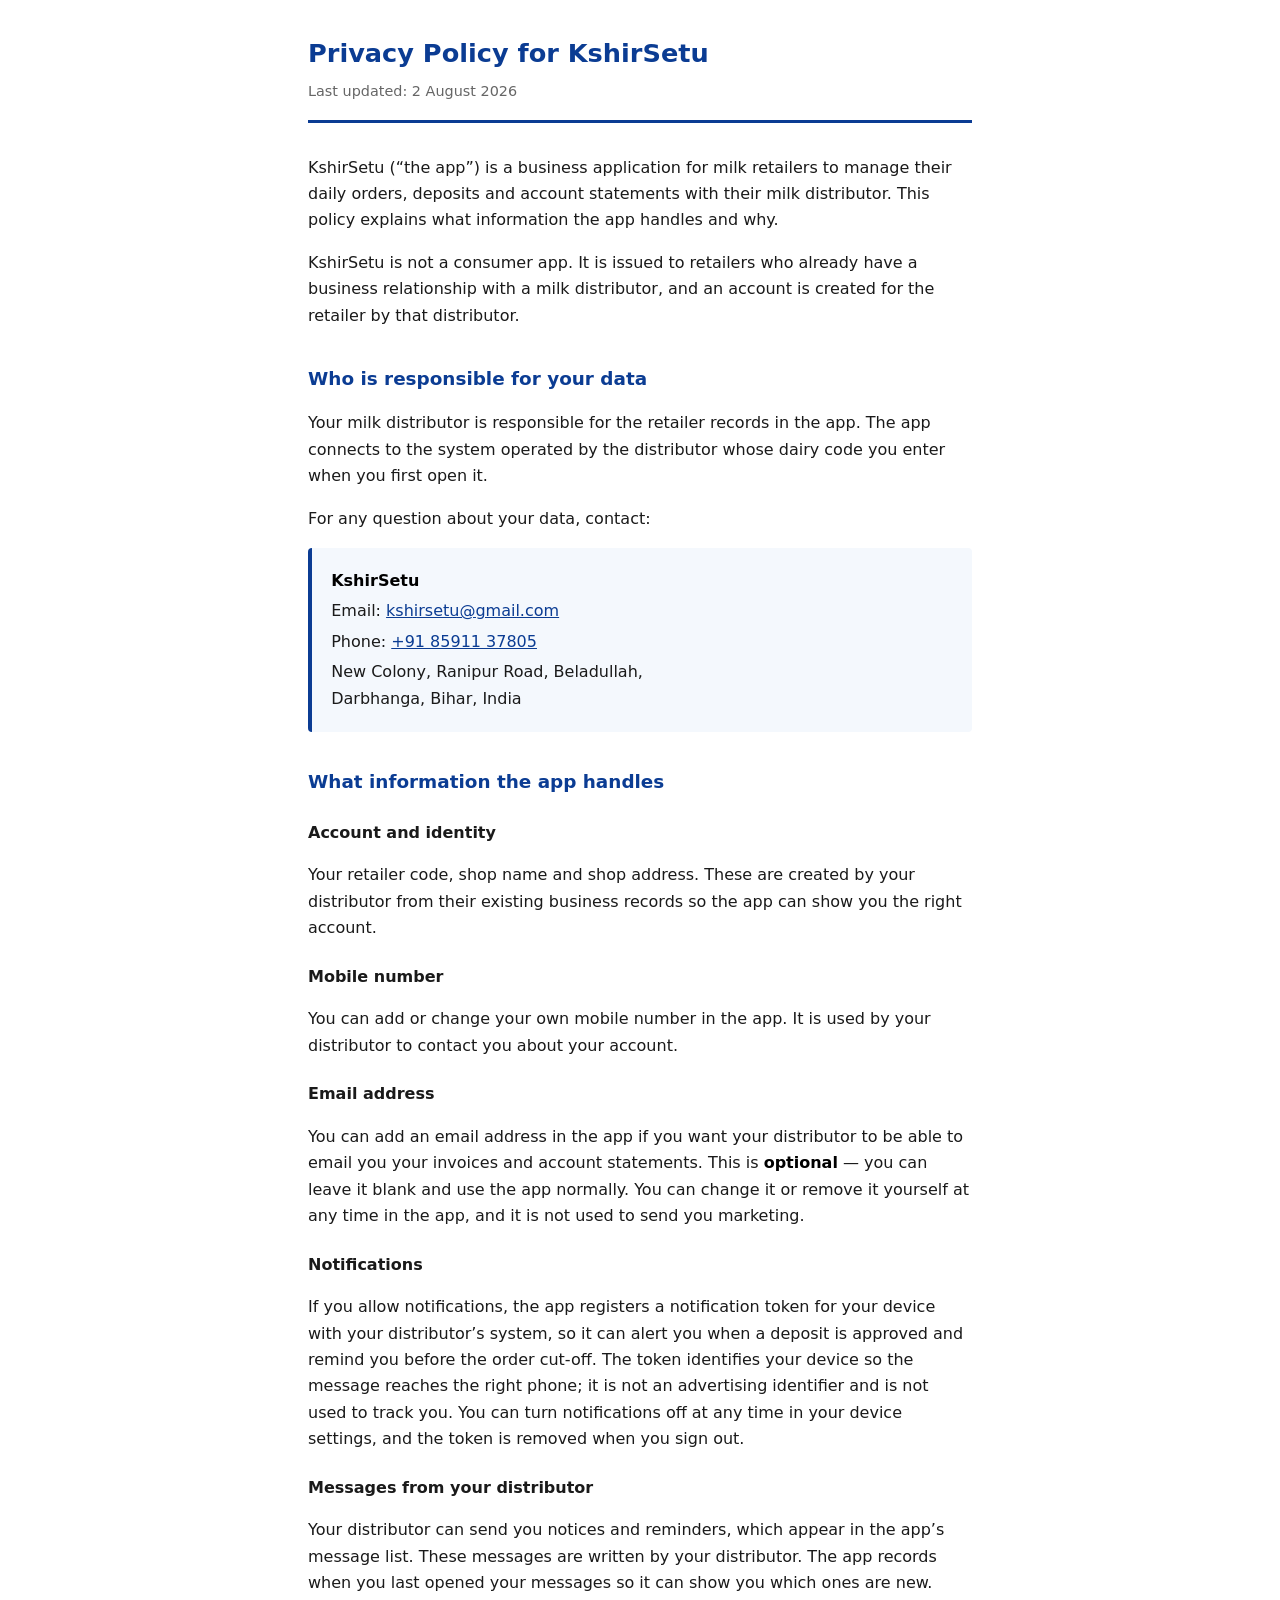
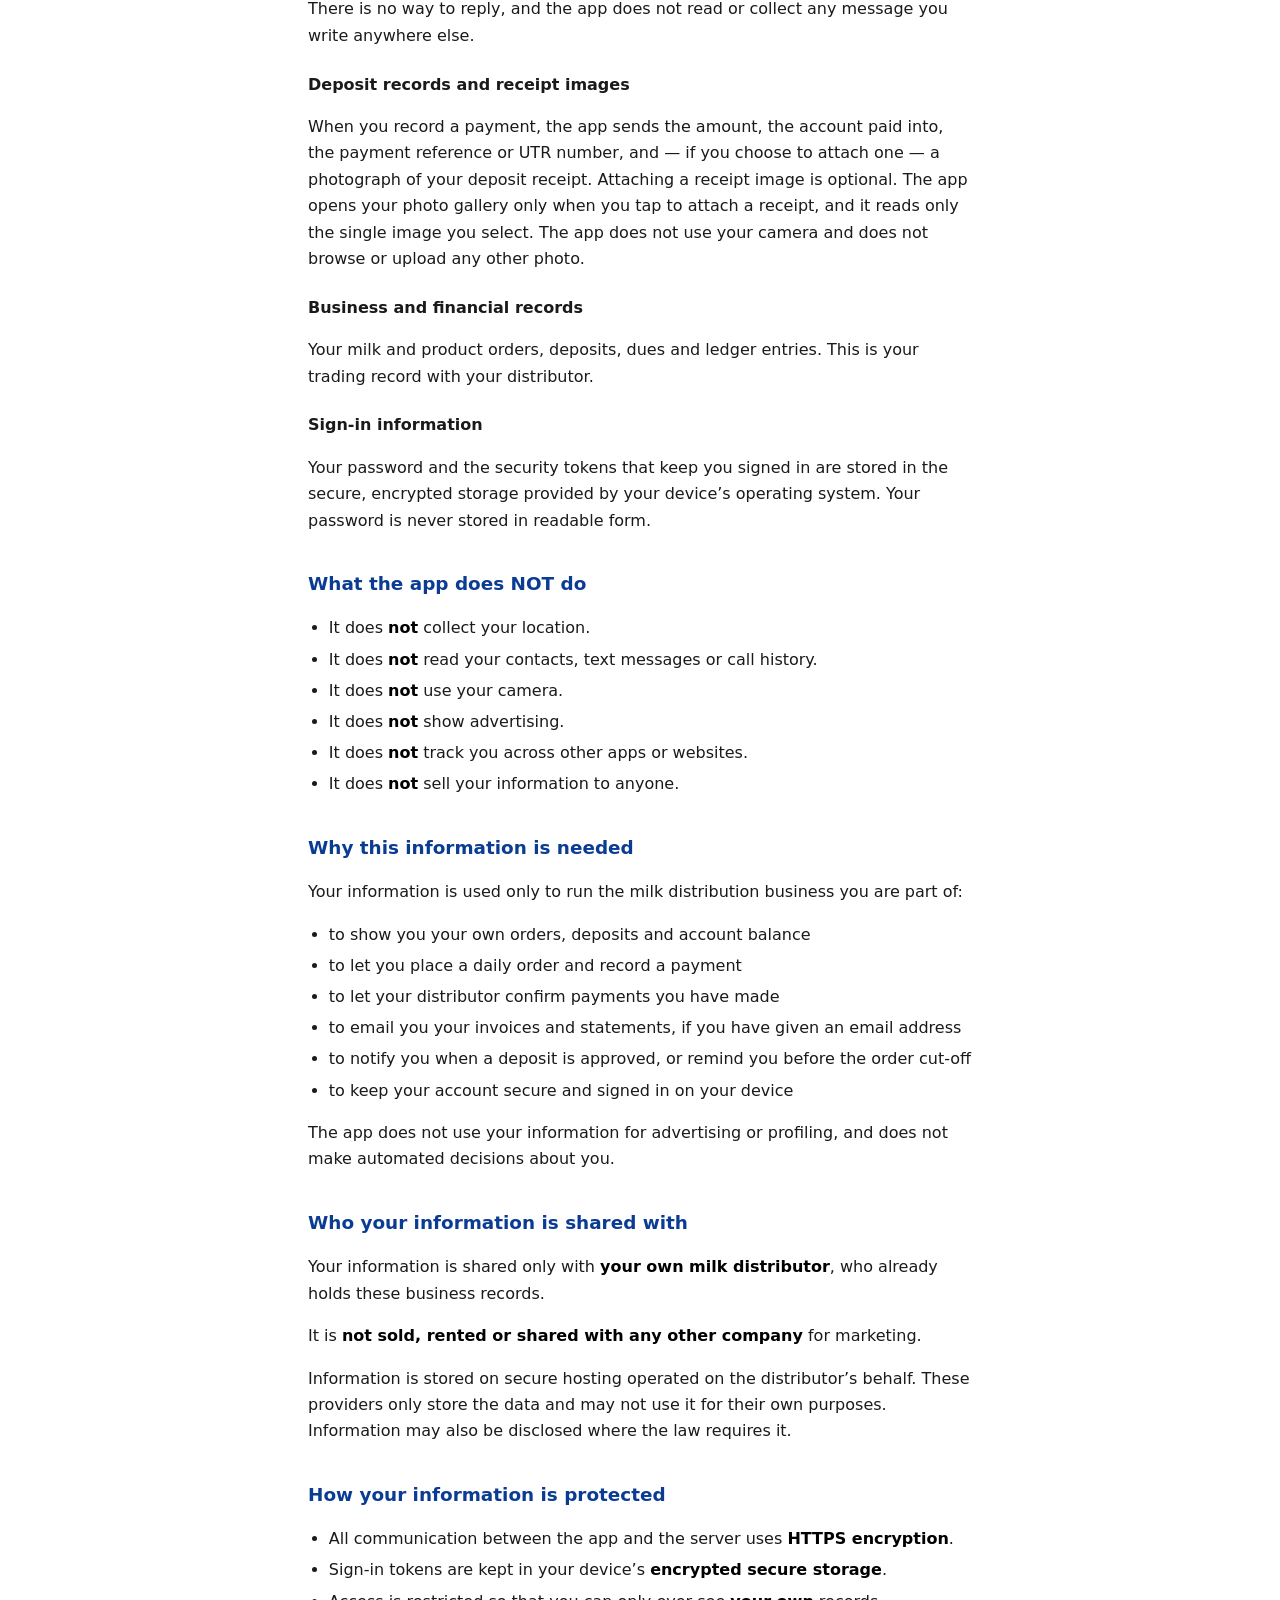
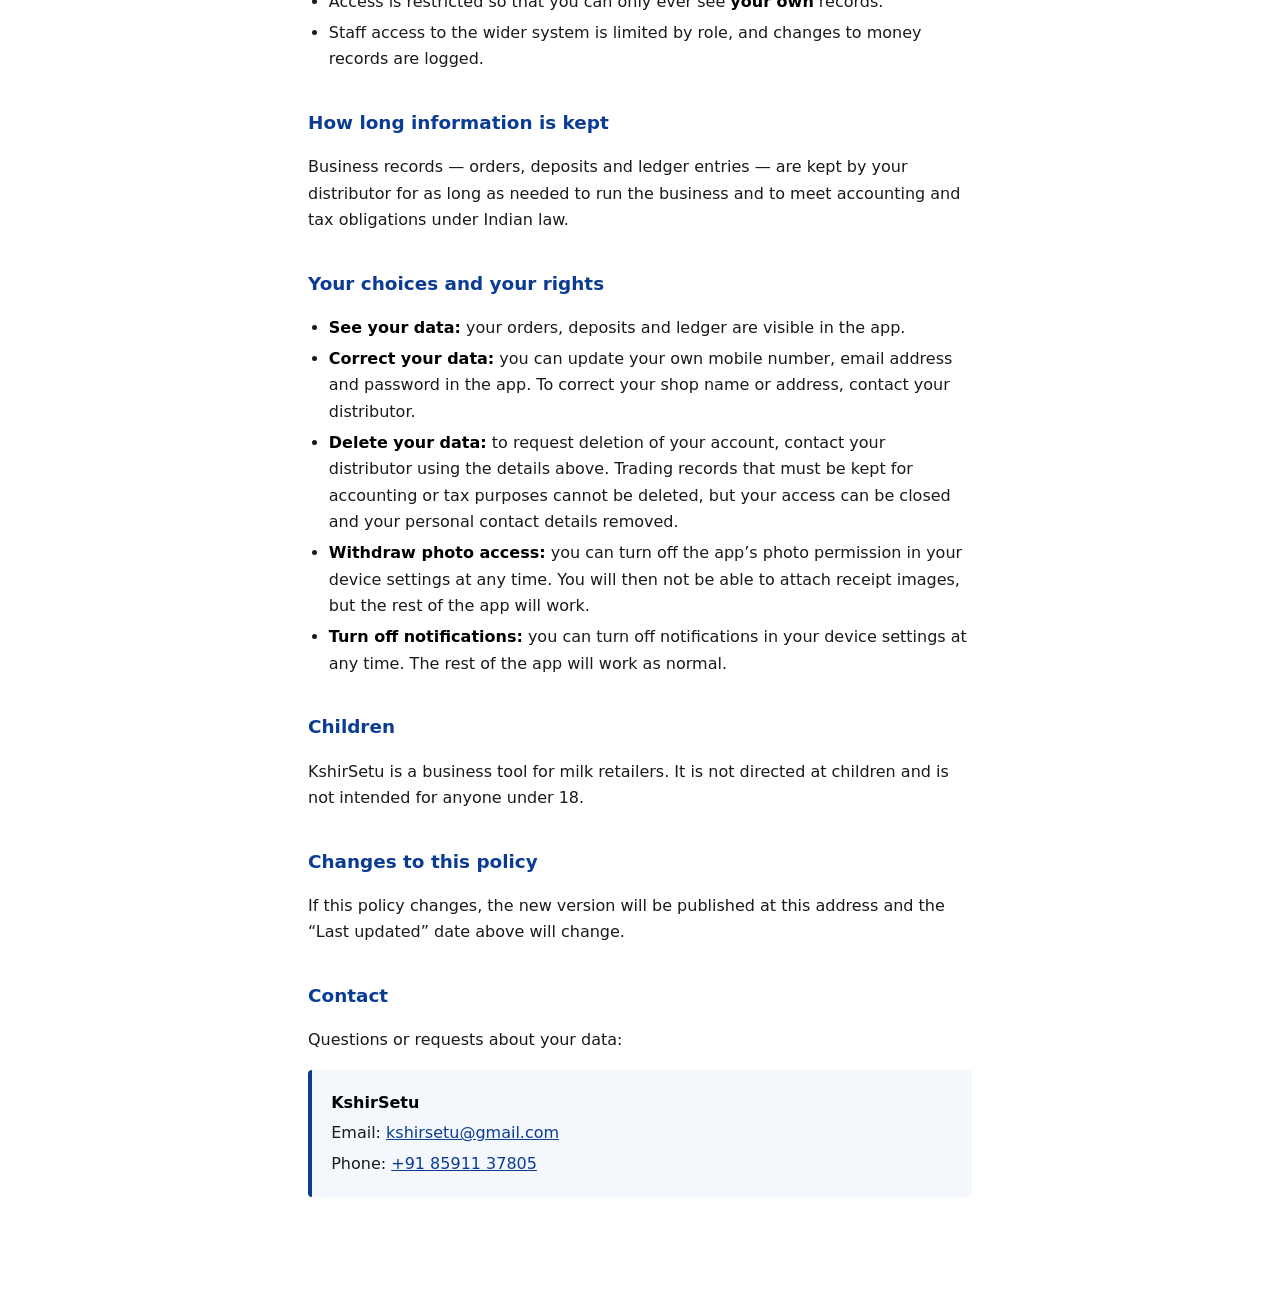
<file: privacy.html>
<!doctype html>
<html lang="en">
<head>
<meta charset="utf-8">
<meta name="viewport" content="width=device-width, initial-scale=1">
<title>Privacy Policy — KshirSetu</title>
<style>
  :root { color-scheme: light dark; }
  * { box-sizing: border-box; }
  body {
    margin: 0 auto; padding: 2rem 1.25rem 5rem; max-width: 44rem;
    font: 16px/1.65 system-ui, -apple-system, "Segoe UI", Roboto, sans-serif;
    color: #1a1a1a; background: #fff;
  }
  header { border-bottom: 3px solid #0B3C93; padding-bottom: 1rem; margin-bottom: 2rem; }
  h1 { font-size: 1.6rem; margin: 0 0 .35rem; color: #0B3C93; }
  .updated { color: #666; font-size: .9rem; margin: 0; }
  h2 { font-size: 1.15rem; margin: 2.2rem 0 .6rem; color: #0B3C93; }
  h3 { font-size: 1rem; margin: 1.4rem 0 .3rem; }
  ul { padding-left: 1.3rem; }
  li { margin: .3rem 0; }
  .contact {
    background: #f4f8fd; border-left: 4px solid #0B3C93;
    padding: 1rem 1.2rem; margin: 1rem 0; border-radius: 4px;
  }
  .contact p { margin: .25rem 0; }
  a { color: #0B3C93; }
  strong { color: #000; }
  @media (prefers-color-scheme: dark) {
    body { color: #e6e6e6; background: #121212; }
    h1, h2 { color: #7fb0ff; }
    strong { color: #fff; }
    .contact { background: #182534; border-left-color: #7fb0ff; }
    .updated { color: #999; }
    a { color: #7fb0ff; }
  }
</style>
</head>
<body>

<header>
  <h1>Privacy Policy for KshirSetu</h1>
  <p class="updated">Last updated: 2 August 2026</p>
</header>

<p>KshirSetu (&ldquo;the app&rdquo;) is a business application for milk retailers to
manage their daily orders, deposits and account statements with their milk
distributor. This policy explains what information the app handles and why.</p>

<p>KshirSetu is not a consumer app. It is issued to retailers who already have a
business relationship with a milk distributor, and an account is created for the
retailer by that distributor.</p>

<h2>Who is responsible for your data</h2>

<p>Your milk distributor is responsible for the retailer records in the app. The
app connects to the system operated by the distributor whose dairy code you
enter when you first open it.</p>

<p>For any question about your data, contact:</p>

<div class="contact">
  <p><strong>KshirSetu</strong></p>
  <p>Email: <a href="mailto:kshirsetu@gmail.com">kshirsetu@gmail.com</a></p>
  <p>Phone: <a href="tel:+918591137805">+91 85911 37805</a></p>
  <p>New Colony, Ranipur Road, Beladullah,<br>Darbhanga, Bihar, India</p>
</div>

<h2>What information the app handles</h2>

<h3>Account and identity</h3>
<p>Your retailer code, shop name and shop address. These are created by your
distributor from their existing business records so the app can show you the
right account.</p>

<h3>Mobile number</h3>
<p>You can add or change your own mobile number in the app. It is used by your
distributor to contact you about your account.</p>

<h3>Email address</h3>
<p>You can add an email address in the app if you want your distributor to be
able to email you your invoices and account statements. This is
<strong>optional</strong> &mdash; you can leave it blank and use the app
normally. You can change it or remove it yourself at any time in the app, and
it is not used to send you marketing.</p>

<h3>Notifications</h3>
<p>If you allow notifications, the app registers a notification token for your
device with your distributor&rsquo;s system, so it can alert you when a deposit
is approved and remind you before the order cut-off. The token identifies your
device so the message reaches the right phone; it is not an advertising
identifier and is not used to track you. You can turn notifications off at any
time in your device settings, and the token is removed when you sign out.</p>

<h3>Messages from your distributor</h3>
<p>Your distributor can send you notices and reminders, which appear in the
app&rsquo;s message list. These messages are written by your distributor. The
app records when you last opened your messages so it can show you which ones
are new. There is no way to reply, and the app does not read or collect any
message you write anywhere else.</p>

<h3>Deposit records and receipt images</h3>
<p>When you record a payment, the app sends the amount, the account paid into,
the payment reference or UTR number, and &mdash; if you choose to attach one
&mdash; a photograph of your deposit receipt. Attaching a receipt image is
optional. The app opens your photo gallery only when you tap to attach a
receipt, and it reads only the single image you select. The app does not use
your camera and does not browse or upload any other photo.</p>

<h3>Business and financial records</h3>
<p>Your milk and product orders, deposits, dues and ledger entries. This is your
trading record with your distributor.</p>

<h3>Sign-in information</h3>
<p>Your password and the security tokens that keep you signed in are stored in
the secure, encrypted storage provided by your device&rsquo;s operating system.
Your password is never stored in readable form.</p>

<h2>What the app does NOT do</h2>
<ul>
  <li>It does <strong>not</strong> collect your location.</li>
  <li>It does <strong>not</strong> read your contacts, text messages or call
      history.</li>
  <li>It does <strong>not</strong> use your camera.</li>
  <li>It does <strong>not</strong> show advertising.</li>
  <li>It does <strong>not</strong> track you across other apps or websites.</li>
  <li>It does <strong>not</strong> sell your information to anyone.</li>
</ul>

<h2>Why this information is needed</h2>
<p>Your information is used only to run the milk distribution business you are
part of:</p>
<ul>
  <li>to show you your own orders, deposits and account balance</li>
  <li>to let you place a daily order and record a payment</li>
  <li>to let your distributor confirm payments you have made</li>
  <li>to email you your invoices and statements, if you have given an email
      address</li>
  <li>to notify you when a deposit is approved, or remind you before the order
      cut-off</li>
  <li>to keep your account secure and signed in on your device</li>
</ul>
<p>The app does not use your information for advertising or profiling, and does
not make automated decisions about you.</p>

<h2>Who your information is shared with</h2>
<p>Your information is shared only with <strong>your own milk
distributor</strong>, who already holds these business records.</p>
<p>It is <strong>not sold, rented or shared with any other company</strong> for
marketing.</p>
<p>Information is stored on secure hosting operated on the distributor&rsquo;s
behalf. These providers only store the data and may not use it for their own
purposes. Information may also be disclosed where the law requires it.</p>

<h2>How your information is protected</h2>
<ul>
  <li>All communication between the app and the server uses <strong>HTTPS
      encryption</strong>.</li>
  <li>Sign-in tokens are kept in your device&rsquo;s <strong>encrypted secure
      storage</strong>.</li>
  <li>Access is restricted so that you can only ever see <strong>your
      own</strong> records.</li>
  <li>Staff access to the wider system is limited by role, and changes to money
      records are logged.</li>
</ul>

<h2>How long information is kept</h2>
<p>Business records &mdash; orders, deposits and ledger entries &mdash; are kept
by your distributor for as long as needed to run the business and to meet
accounting and tax obligations under Indian law.</p>

<h2>Your choices and your rights</h2>
<ul>
  <li><strong>See your data:</strong> your orders, deposits and ledger are
      visible in the app.</li>
  <li><strong>Correct your data:</strong> you can update your own mobile number,
      email address and password in the app. To correct your shop name or
      address, contact your distributor.</li>
  <li><strong>Delete your data:</strong> to request deletion of your account,
      contact your distributor using the details above. Trading records that
      must be kept for accounting or tax purposes cannot be deleted, but your
      access can be closed and your personal contact details removed.</li>
  <li><strong>Withdraw photo access:</strong> you can turn off the app&rsquo;s
      photo permission in your device settings at any time. You will then not be
      able to attach receipt images, but the rest of the app will work.</li>
  <li><strong>Turn off notifications:</strong> you can turn off notifications in
      your device settings at any time. The rest of the app will work as
      normal.</li>
</ul>

<h2>Children</h2>
<p>KshirSetu is a business tool for milk retailers. It is not directed at
children and is not intended for anyone under 18.</p>

<h2>Changes to this policy</h2>
<p>If this policy changes, the new version will be published at this address and
the &ldquo;Last updated&rdquo; date above will change.</p>

<h2>Contact</h2>
<p>Questions or requests about your data:</p>

<div class="contact">
  <p><strong>KshirSetu</strong></p>
  <p>Email: <a href="mailto:kshirsetu@gmail.com">kshirsetu@gmail.com</a></p>
  <p>Phone: <a href="tel:+918591137805">+91 85911 37805</a></p>
</div>

</body>
</html>
</file>
<file: assets/site.css>
:root {
  color-scheme: light;
  --brand: #0A4FC7;
  --brand-dark: #072F73;
  --brand-deep: #051E4D;
  --green: #2E9E3E;
  --ink: #0E1726;
  --ink-2: #33415A;
  --muted: #5D6E88;
  --line: #E3E9F2;
  --line-2: #EEF2F8;
  --bg: #FFFFFF;
  --surface: #F6F9FD;
  --radius: 14px;
  --shadow-sm: 0 1px 2px rgba(14,23,38,.05), 0 2px 8px rgba(14,23,38,.04);
  --shadow-md: 0 2px 6px rgba(14,23,38,.06), 0 12px 32px rgba(10,79,199,.08);
  --shadow-lg: 0 8px 20px rgba(14,23,38,.08), 0 30px 60px rgba(7,47,115,.16);
  --sans: "Inter", system-ui, -apple-system, "Segoe UI", Roboto, sans-serif;
  --display: "Plus Jakarta Sans", "Inter", system-ui, sans-serif;
}
* { box-sizing: border-box; }
html { scroll-behavior: smooth; -webkit-text-size-adjust: 100%; }
body {
  margin: 0; background: var(--bg); color: var(--ink);
  font: 400 16.5px/1.65 var(--sans);
  -webkit-font-smoothing: antialiased;
}
img { max-width: 100%; display: block; }
a { color: var(--brand); }
.wrap { max-width: 68rem; margin: 0 auto; padding: 0 1.5rem; }
h1, h2, h3, .display { font-family: var(--display); letter-spacing: -.022em; }
h2 { font-size: clamp(1.6rem, 3.4vw, 2.15rem); font-weight: 800; margin: 0 0 .75rem; line-height: 1.2; }
h3 { font-weight: 700; }
.eyebrow {
  font-family: var(--sans); font-weight: 600; font-size: .78rem;
  letter-spacing: .12em; text-transform: uppercase; color: var(--brand);
  margin: 0 0 .7rem;
}
.sub { color: var(--muted); font-size: 1.06rem; margin: 0 0 2.4rem; max-width: 56ch; }
section { padding: clamp(3.5rem, 7vw, 5.5rem) 0; }
.sec-head { max-width: 60rem; }

/* ---------------- buttons ---------------- */
.btn {
  display: inline-flex; align-items: center; justify-content: center; gap: .55rem;
  font-family: var(--sans); font-weight: 600; font-size: .97rem;
  padding: .8rem 1.35rem; border-radius: 10px; text-decoration: none;
  border: 1px solid transparent; cursor: pointer; white-space: nowrap;
  transition: transform .15s ease, box-shadow .15s ease, background .15s ease, border-color .15s ease;
}
.btn svg { width: 1.05em; height: 1.05em; flex: none; }
.btn-primary { background: var(--brand); color: #fff; box-shadow: 0 1px 2px rgba(7,47,115,.25), 0 8px 20px rgba(10,79,199,.22); }
.btn-primary:hover { background: #0947B2; transform: translateY(-1px); }
.btn-wa { background: #1FAA53; color: #fff; box-shadow: 0 1px 2px rgba(9,80,40,.2), 0 8px 20px rgba(31,170,83,.22); }
.btn-wa:hover { background: #1B9549; transform: translateY(-1px); }
.btn-ghost { background: #fff; color: var(--ink); border-color: var(--line); }
.btn-ghost:hover { border-color: var(--brand); color: var(--brand); }
.btn-on-dark { background: rgba(255,255,255,.1); color: #fff; border-color: rgba(255,255,255,.28); }
.btn-on-dark:hover { background: rgba(255,255,255,.18); }
.btn-sm { padding: .58rem 1rem; font-size: .9rem; }

/* ---------------- header ---------------- */
.site-head {
  position: sticky; top: 0; z-index: 50; background: rgba(255,255,255,.88);
  backdrop-filter: saturate(180%) blur(12px); border-bottom: 1px solid var(--line-2);
}
.site-head .wrap { display: flex; align-items: center; gap: 1.5rem; height: 4.4rem; }
.logo { display: flex; align-items: center; gap: .62rem; text-decoration: none; margin-right: auto; }
.logo img { width: 2.2rem; height: 2.2rem; border-radius: .55rem; }
.logo .name {
  font-family: var(--display); font-weight: 800; font-size: 1.22rem;
  color: var(--brand-dark); letter-spacing: -.02em;
}
.site-nav { display: none; gap: 1.9rem; }
.site-nav a { color: var(--ink-2); text-decoration: none; font-size: .95rem; font-weight: 500; }
.site-nav a:hover { color: var(--brand); }
@media (min-width: 56rem) { .site-nav { display: flex; } }

/* ---------------- hero ---------------- */
.hero {
  position: relative; overflow: hidden; padding: clamp(3rem, 6vw, 4.75rem) 0 clamp(3.5rem, 7vw, 5.5rem);
  background:
    radial-gradient(1100px 520px at 78% -8%, #E8F0FE 0%, rgba(232,240,254,0) 62%),
    linear-gradient(180deg, #FBFCFE 0%, #FFFFFF 70%);
  border-bottom: 1px solid var(--line-2);
}
.hero-grid { display: grid; gap: clamp(2.5rem, 5vw, 3.5rem); align-items: center; }
@media (min-width: 62rem) { .hero-grid { grid-template-columns: 1.02fr 1fr; } }
.hero h1 {
  font-size: clamp(1.95rem, 4.2vw, 2.85rem); font-weight: 800; line-height: 1.14;
  margin: 0 0 1.1rem; color: var(--ink);
}
.hero h1 .hl { color: var(--brand); display: block; }
.hero .lede { font-size: 1.12rem; color: var(--ink-2); margin: 0 0 2rem; max-width: 34rem; }
.hero-cta { display: flex; flex-wrap: wrap; gap: .75rem; margin-bottom: 1.6rem; }
.hero-note { display: flex; align-items: center; gap: .55rem; font-size: .92rem; color: var(--muted); }
.hero-note svg { width: 1.05rem; height: 1.05rem; color: var(--green); flex: none; }
.pill {
  display: inline-flex; align-items: center; gap: .5rem; margin-bottom: 1.4rem;
  padding: .34rem .78rem .34rem .42rem; border-radius: 999px;
  background: #fff; border: 1px solid var(--line);
  font-size: .84rem; font-weight: 500; color: var(--ink-2); box-shadow: var(--shadow-sm);
}
.pill b { color: var(--brand-dark); font-weight: 600; white-space: nowrap; }
.pill .dot { width: .5rem; height: .5rem; border-radius: 50%; background: var(--green); margin-left: .3rem; }

/* ---------------- product mock ---------------- */
.mock { position: relative; }
@media (min-width: 34rem) { .mock { padding-right: 8rem; } }
.app {
  border-radius: 16px; background: #fff; border: 1px solid var(--line);
  box-shadow: var(--shadow-lg); overflow: hidden;
}
.app-bar {
  display: flex; align-items: center; gap: .6rem; padding: .7rem .9rem;
  background: linear-gradient(180deg, #0B57D0, #0A3F9E); color: #fff;
}
.app-bar .t { font-family: var(--display); font-weight: 700; font-size: .88rem; letter-spacing: -.01em; }
.app-bar .d { margin-left: auto; font-size: .74rem; opacity: .82; }
.app-bar .lg { width: 1.25rem; height: 1.25rem; border-radius: .3rem; }
.app-body { padding: .95rem; }
.tiles { display: grid; grid-template-columns: repeat(3, 1fr); gap: .55rem; margin-bottom: .85rem; }
.tile { background: var(--surface); border: 1px solid var(--line-2); border-radius: 9px; padding: .6rem .65rem; }
.tile .k { font-size: .62rem; text-transform: uppercase; letter-spacing: .07em; color: var(--muted); font-weight: 600; }
.tile .v { font-family: var(--display); font-weight: 800; font-size: 1.02rem; color: var(--ink); margin-top: .12rem; letter-spacing: -.02em; }
.tile .v span { font-size: .66rem; font-weight: 600; color: var(--muted); }
.rowline { display: flex; align-items: center; gap: .55rem; padding: .45rem .15rem; border-bottom: 1px solid var(--line-2); font-size: .76rem; }
.rowline:last-child { border-bottom: 0; }
.rowline .nm { font-weight: 600; color: var(--ink-2); min-width: 3.6rem; }
.rowline .veh { color: var(--muted); font-size: .7rem; }
.rowline .qty { margin-left: auto; font-weight: 700; color: var(--ink); font-variant-numeric: tabular-nums; }
.bar { height: .32rem; border-radius: 99px; background: var(--line); overflow: hidden; width: 4.6rem; flex: none; }
.bar i { display: block; height: 100%; background: var(--brand); border-radius: 99px; }
.bar.full i { background: var(--green); }
.caption { font-size: .58rem; text-transform: uppercase; letter-spacing: .09em; color: var(--muted); font-weight: 600; margin: 0 0 .4rem; }
.phone {
  position: absolute; right: 0; bottom: 1.2rem; width: 8rem;
  border-radius: 16px; border: 5px solid #16233A; background: #16233A;
  box-shadow: var(--shadow-lg); overflow: hidden; display: none;
}
@media (min-width: 34rem) { .phone { display: block; } }
.phone .scr { background: #fff; border-radius: 11px; overflow: hidden; }
.phone .ph-top { background: linear-gradient(180deg, #0B57D0, #0A3F9E); color: #fff; padding: .5rem .55rem; }
.phone .ph-top .h { font-weight: 600; font-size: .68rem; }
.phone .ph-top .s { font-size: .55rem; opacity: .82; }
.phone .ph-b { padding: .5rem .55rem .6rem; }
.phone .pr { display: flex; align-items: center; gap: .3rem; font-size: .58rem; padding: .26rem 0; border-bottom: 1px solid var(--line-2); }
.phone .pr .n { color: var(--ink-2); }
.phone .pr .q { margin-left: auto; font-weight: 700; font-variant-numeric: tabular-nums; }
.phone .save { margin-top: .5rem; background: var(--green); color: #fff; text-align: center; border-radius: 6px; padding: .34rem; font-size: .58rem; font-weight: 700; }

/* ---------------- trust strip ---------------- */
.strip { background: var(--surface); border-bottom: 1px solid var(--line-2); padding: 1.15rem 0; }
.strip ul {
  list-style: none; margin: 0; padding: 0; display: flex; flex-wrap: wrap;
  gap: .6rem 1.7rem; justify-content: center;
  font-size: .88rem; color: var(--ink-2); font-weight: 500;
}
.strip li { display: flex; align-items: center; gap: .45rem; }
.strip svg { width: 1rem; height: 1rem; color: var(--brand); flex: none; }

/* ---------------- cards ---------------- */
.two { display: grid; gap: 1.15rem; }
@media (min-width: 48rem) { .two { grid-template-columns: 1fr 1fr; } }
.grid3 { display: grid; gap: 1.15rem; }
@media (min-width: 44rem) { .grid3 { grid-template-columns: 1fr 1fr; } }
@media (min-width: 64rem) { .grid3 { grid-template-columns: repeat(3, 1fr); } }
.card {
  background: #fff; border: 1px solid var(--line); border-radius: var(--radius);
  padding: 1.5rem 1.55rem; box-shadow: var(--shadow-sm);
  transition: transform .18s ease, box-shadow .18s ease, border-color .18s ease;
}
.card:hover { transform: translateY(-2px); box-shadow: var(--shadow-md); border-color: #D3DEEE; }
.card h3 { margin: 0 0 .45rem; font-size: 1.06rem; color: var(--ink); }
.card p { margin: 0; color: var(--muted); font-size: .97rem; }
.ico {
  width: 2.5rem; height: 2.5rem; border-radius: 10px; display: grid; place-items: center;
  background: #EAF1FE; color: var(--brand); margin-bottom: 1rem;
}
.ico svg { width: 1.28rem; height: 1.28rem; }
.ico.g { background: #E7F6EA; color: var(--green); }
.card.big { padding: 1.8rem 1.85rem; }
.card.big h3 { font-size: 1.22rem; margin-bottom: .55rem; }
.card.big p { font-size: 1rem; }
.tagrow { display: flex; flex-wrap: wrap; gap: .4rem; margin-top: 1.1rem; }
.tag {
  font-size: .78rem; font-weight: 600; color: var(--ink-2);
  background: var(--surface); border: 1px solid var(--line-2);
  padding: .25rem .6rem; border-radius: 99px;
}

/* ---------------- dark proof band ---------------- */
.band {
  background:
    radial-gradient(900px 420px at 15% 0%, #0B57D0 0%, rgba(11,87,208,0) 60%),
    linear-gradient(160deg, #072F73 0%, #051E4D 100%);
  color: #fff;
}
.band h2 { color: #fff; }
.band .sub { color: #B8CBEA; }
.band .eyebrow { color: #7FB0FF; }
.stats { display: grid; gap: 2rem; margin-top: .5rem; }
@media (min-width: 44rem) { .stats { grid-template-columns: repeat(3, 1fr); gap: 2.4rem; } }
.stat .n { font-family: var(--display); font-weight: 800; font-size: 2.15rem; letter-spacing: -.03em; line-height: 1.05; color: #fff; }
.stat .l { color: #B8CBEA; font-size: .95rem; margin-top: .45rem; }
.band .rule { height: 1px; background: rgba(255,255,255,.16); margin: 2.6rem 0; }
.band .quote { max-width: 60ch; color: #DCE7F9; font-size: 1.04rem; margin: 0; }

/* ---------------- steps ---------------- */
ol.steps { counter-reset: s; list-style: none; margin: 0; padding: 0; display: grid; gap: 1.1rem; }
@media (min-width: 52rem) { ol.steps { grid-template-columns: repeat(2, 1fr); gap: 1.6rem 2.4rem; } }
ol.steps li { counter-increment: s; padding-left: 3.2rem; position: relative; color: var(--muted); font-size: .99rem; }
ol.steps li::before {
  content: counter(s, decimal-leading-zero); position: absolute; left: 0; top: -.15rem;
  font-family: var(--display); font-weight: 800; font-size: .85rem; color: var(--brand);
  background: #EAF1FE; width: 2.3rem; height: 2.3rem; border-radius: 8px;
  display: grid; place-items: center;
}
ol.steps li b { display: block; color: var(--ink); font-family: var(--display); font-size: 1.05rem; margin-bottom: .2rem; font-weight: 700; }

/* ---------------- faq ---------------- */
.faq { max-width: 52rem; }
details {
  border-bottom: 1px solid var(--line); padding: 1.15rem 0;
}
details summary {
  cursor: pointer; list-style: none; display: flex; align-items: flex-start; gap: 1rem;
  font-family: var(--display); font-weight: 700; font-size: 1.03rem; color: var(--ink);
}
details summary::-webkit-details-marker { display: none; }
details summary::after {
  content: "+"; margin-left: auto; color: var(--brand); font-size: 1.35rem;
  line-height: 1; font-weight: 600; flex: none; transition: transform .2s ease;
}
details[open] summary::after { content: "−"; }
details p { margin: .8rem 0 0; color: var(--muted); font-size: .99rem; max-width: 62ch; }

/* ---------------- cta ---------------- */
.cta-band { background: var(--surface); border-top: 1px solid var(--line-2); }
.cta-panel {
  background: #fff; border: 1px solid var(--line); border-radius: var(--radius);
  box-shadow: var(--shadow-md); padding: clamp(1.8rem, 4vw, 2.8rem);
}
.cta-box { display: grid; gap: 1.8rem; align-items: center; }
@media (min-width: 54rem) { .cta-box { grid-template-columns: 1.35fr auto; gap: 2.5rem; } }
.cta-box h2 { margin-bottom: .5rem; }
.cta-box p { color: var(--muted); margin: 0; max-width: 46ch; }
.cta-actions { display: flex; flex-wrap: wrap; gap: .7rem; }
@media (min-width: 54rem) { .cta-actions { flex-direction: column; align-items: stretch; min-width: 14rem; } }
.contact-lines { display: flex; flex-wrap: wrap; gap: .4rem 1.8rem; margin-top: 1.3rem; font-size: .96rem; }
.contact-lines a { text-decoration: none; font-weight: 600; }
.contact-lines span { color: var(--muted); }

/* ---------------- footer ---------------- */
.site-foot { background: #071A3D; color: #A9BEE0; padding: 3.5rem 0 2.2rem; font-size: .93rem; }
.foot-grid { display: grid; gap: 2.2rem; }
@media (min-width: 50rem) { .foot-grid { grid-template-columns: 1.6fr 1fr 1fr 1.2fr; gap: 2.5rem; } }
.site-foot h4 {
  font-family: var(--display); font-size: .8rem; text-transform: uppercase; letter-spacing: .1em;
  color: #fff; margin: 0 0 .9rem; font-weight: 700;
}
.site-foot a { color: #A9BEE0; text-decoration: none; }
.site-foot a:hover { color: #fff; }
.site-foot ul { list-style: none; margin: 0; padding: 0; display: grid; gap: .5rem; }
.foot-brand .logo { margin-bottom: .9rem; }
.foot-brand .logo .name { color: #fff; }
.foot-brand p { margin: 0; max-width: 30ch; line-height: 1.6; }
.foot-bottom {
  margin-top: 2.6rem; padding-top: 1.4rem; border-top: 1px solid rgba(255,255,255,.12);
  display: flex; flex-wrap: wrap; gap: .6rem 1.5rem; justify-content: space-between;
  font-size: .87rem; color: #8AA2C8;
}

/* ---------------- motion ---------------- */
.js .rise { opacity: 0; transform: translateY(14px); transition: opacity .6s ease, transform .6s ease; }
.js .rise.in { opacity: 1; transform: none; }
@media (prefers-reduced-motion: reduce) {
  html { scroll-behavior: auto; }
  .js .rise { opacity: 1; transform: none; transition: none; }
  .card:hover, .btn:hover { transform: none; }
}
:focus-visible { outline: 2px solid var(--brand); outline-offset: 3px; border-radius: 4px; }
section[id] { scroll-margin-top: 5rem; }

/* ================= additions (2026-10) ================= */
.hero h1 .kicker {
  display: block; font-family: var(--sans); font-weight: 600; font-size: .95rem;
  letter-spacing: .01em; color: var(--brand); margin-bottom: .85rem; line-height: 1.4;
}
.more-link {
  display: inline-flex; align-items: center; gap: .4rem; margin-top: 2rem;
  font-weight: 600; text-decoration: none;
}
.more-link:hover { text-decoration: underline; }
.center { text-align: center; }
.sec-alt { background: var(--surface); border-top: 1px solid var(--line-2); border-bottom: 1px solid var(--line-2); }

/* split: text beside a drawn panel */
.split { display: grid; gap: clamp(2.2rem, 5vw, 3.5rem); align-items: center; }
@media (min-width: 60rem) { .split { grid-template-columns: 1fr 1fr; } }
.points { list-style: none; margin: 0; padding: 0; display: grid; gap: 1.35rem; }
.points li { display: grid; grid-template-columns: 2.5rem 1fr; gap: 1rem; align-items: start; }
.points .ico { margin: 0; }
.points b { display: block; font-family: var(--display); font-size: 1.04rem; color: var(--ink); margin-bottom: .15rem; }
.points span { color: var(--muted); font-size: .97rem; }

/* drawn retailer-account panel */
.acct { padding: 1.05rem 1.1rem 1.15rem; }
.acct-head { display: flex; align-items: baseline; gap: .6rem; margin-bottom: .9rem; }
.acct-head .who { font-family: var(--display); font-weight: 700; font-size: .95rem; }
.acct-head .code { font-size: .74rem; color: var(--muted); }
.acct-head .bal { margin-left: auto; text-align: right; }
.acct-head .bal .k { font-size: .6rem; text-transform: uppercase; letter-spacing: .08em; color: var(--muted); font-weight: 600; }
.acct-head .bal .v { font-family: var(--display); font-weight: 800; font-size: 1.05rem; color: #B42318; }
.meter { margin-bottom: .95rem; }
.meter .top { display: flex; font-size: .72rem; color: var(--ink-2); margin-bottom: .32rem; }
.meter .top b { margin-left: auto; font-variant-numeric: tabular-nums; }
.meter .track { height: .45rem; border-radius: 99px; background: var(--line); overflow: hidden; }
.meter .track i { display: block; height: 100%; width: 86%; background: #E8A317; border-radius: 99px; }
.seg { display: inline-flex; border: 1px solid var(--line); border-radius: 8px; overflow: hidden; font-size: .7rem; font-weight: 600; }
.seg span { padding: .26rem .65rem; color: var(--muted); border-left: 1px solid var(--line); }
.seg span:first-child { border-left: 0; }
.seg span.on { background: #FFF4DB; color: #8A5A00; }
.acct-row { display: flex; align-items: center; gap: .6rem; padding: .55rem 0; border-top: 1px solid var(--line-2); font-size: .76rem; color: var(--ink-2); }
.acct-row .lbl { font-weight: 600; min-width: 5.6rem; }
.acct-row .r { margin-left: auto; display: flex; gap: .35rem; align-items: center; }
.chip { font-size: .66rem; font-weight: 700; padding: .14rem .5rem; border-radius: 99px; white-space: nowrap; }
.chip.ok { background: #E7F6EA; color: #1E7A2E; }
.chip.hold { background: #FDECEA; color: #B42318; }
.chip.warn { background: #FFF4DB; color: #8A5A00; }
.chip.blue { background: #EAF1FE; color: var(--brand-dark); }
.plan { margin-top: .8rem; background: var(--surface); border: 1px solid var(--line-2); border-radius: 10px; padding: .7rem .8rem; }
.plan .t { font-size: .6rem; text-transform: uppercase; letter-spacing: .08em; color: var(--muted); font-weight: 600; margin-bottom: .45rem; }
.plan .sum { display: flex; align-items: baseline; gap: .4rem; font-size: .76rem; color: var(--ink-2); flex-wrap: wrap; }
.plan .sum b { font-family: var(--display); font-size: 1rem; color: var(--ink); }
.plan .dots { display: flex; gap: .22rem; margin-top: .55rem; }
.plan .dots i { flex: 1; height: .32rem; border-radius: 99px; background: var(--line); }
.plan .dots i.p { background: var(--green); }
.plan .dots i.m { background: #E8A317; }

/* dairy callout */
.callout {
  display: grid; gap: 1.5rem; align-items: center;
  background: linear-gradient(135deg, #EEF4FF 0%, #F8FBFF 100%);
  border: 1px solid #D6E3FA; border-radius: var(--radius); padding: clamp(1.6rem, 4vw, 2.4rem);
}
@media (min-width: 54rem) { .callout { grid-template-columns: 1fr auto; gap: 2.5rem; } }
.callout h2 { font-size: clamp(1.35rem, 2.6vw, 1.7rem); margin-bottom: .5rem; }
.callout p { margin: 0; color: var(--ink-2); max-width: 62ch; }

/* demo panel list */
.demo-list { list-style: none; margin: 1.2rem 0 0; padding: 0; display: grid; gap: .45rem; font-size: .97rem; color: var(--ink-2); }
.demo-list li { display: flex; gap: .55rem; align-items: flex-start; }
.demo-list svg { width: 1.05rem; height: 1.05rem; color: var(--green); flex: none; margin-top: .3rem; }

/* ---------------- features page ---------------- */
.page-hero {
  padding: clamp(2.8rem, 6vw, 4.2rem) 0 clamp(2.4rem, 5vw, 3.2rem);
  background:
    radial-gradient(1000px 460px at 80% -10%, #E8F0FE 0%, rgba(232,240,254,0) 62%),
    linear-gradient(180deg, #FBFCFE 0%, #FFFFFF 75%);
  border-bottom: 1px solid var(--line-2);
}
.page-hero h1 { font-size: clamp(1.9rem, 4vw, 2.6rem); font-weight: 800; line-height: 1.15; margin: 0 0 1rem; max-width: 22ch; }
.page-hero .lede { font-size: 1.1rem; color: var(--ink-2); margin: 0 0 1.8rem; max-width: 40rem; }
.crumbs { font-size: .85rem; color: var(--muted); margin: 0 0 1.2rem; }
.crumbs a { color: var(--muted); text-decoration: none; }
.crumbs a:hover { color: var(--brand); }
.jump { display: flex; flex-wrap: wrap; gap: .5rem; margin-top: 2rem; }
.jump { gap: .4rem; }
.jump a {
  font-size: .82rem; font-weight: 600; color: var(--ink-2); text-decoration: none;
  background: #fff; border: 1px solid var(--line); border-radius: 99px; padding: .32rem .7rem;
}
.jump a:hover { border-color: var(--brand); color: var(--brand); }
.feat { padding: clamp(2.6rem, 5vw, 3.6rem) 0; border-bottom: 1px solid var(--line-2); }
.feat:nth-of-type(even) { background: var(--surface); }
.feat-grid { display: grid; gap: 1.6rem; }
@media (min-width: 58rem) {
  .feat-grid { grid-template-columns: 19rem 1fr; gap: 3rem; }
  .feat-grid > div:first-child { position: sticky; top: 6rem; align-self: start; }
}
.feat-grid h2 { font-size: clamp(1.35rem, 2.6vw, 1.65rem); margin-bottom: .6rem; }
.feat-grid .intro { color: var(--muted); margin: 0; font-size: 1rem; }
.feat-grid .ico { margin-bottom: 1rem; }
.feat-items { display: grid; gap: 1rem; }
@media (min-width: 44rem) { .feat-items { grid-template-columns: 1fr 1fr; } }
.feat-items .card { padding: 1.25rem 1.3rem; }
.feat-items .card h3 { font-size: 1rem; margin-bottom: .35rem; }
.feat-items .card p { font-size: .94rem; }
.badge-new {
  display: inline-block; vertical-align: middle; margin-left: .4rem;
  font-family: var(--sans); font-size: .62rem; font-weight: 700; letter-spacing: .06em;
  text-transform: uppercase; color: var(--green); background: #E7F6EA; padding: .12rem .45rem; border-radius: 99px;
}
section[id], .feat[id] { scroll-margin-top: 5rem; }
@media (min-width: 72rem) {
  .strip ul { flex-wrap: nowrap; justify-content: space-between; gap: 1rem; font-size: .86rem; }
  .strip li { white-space: nowrap; }
}
</file>
